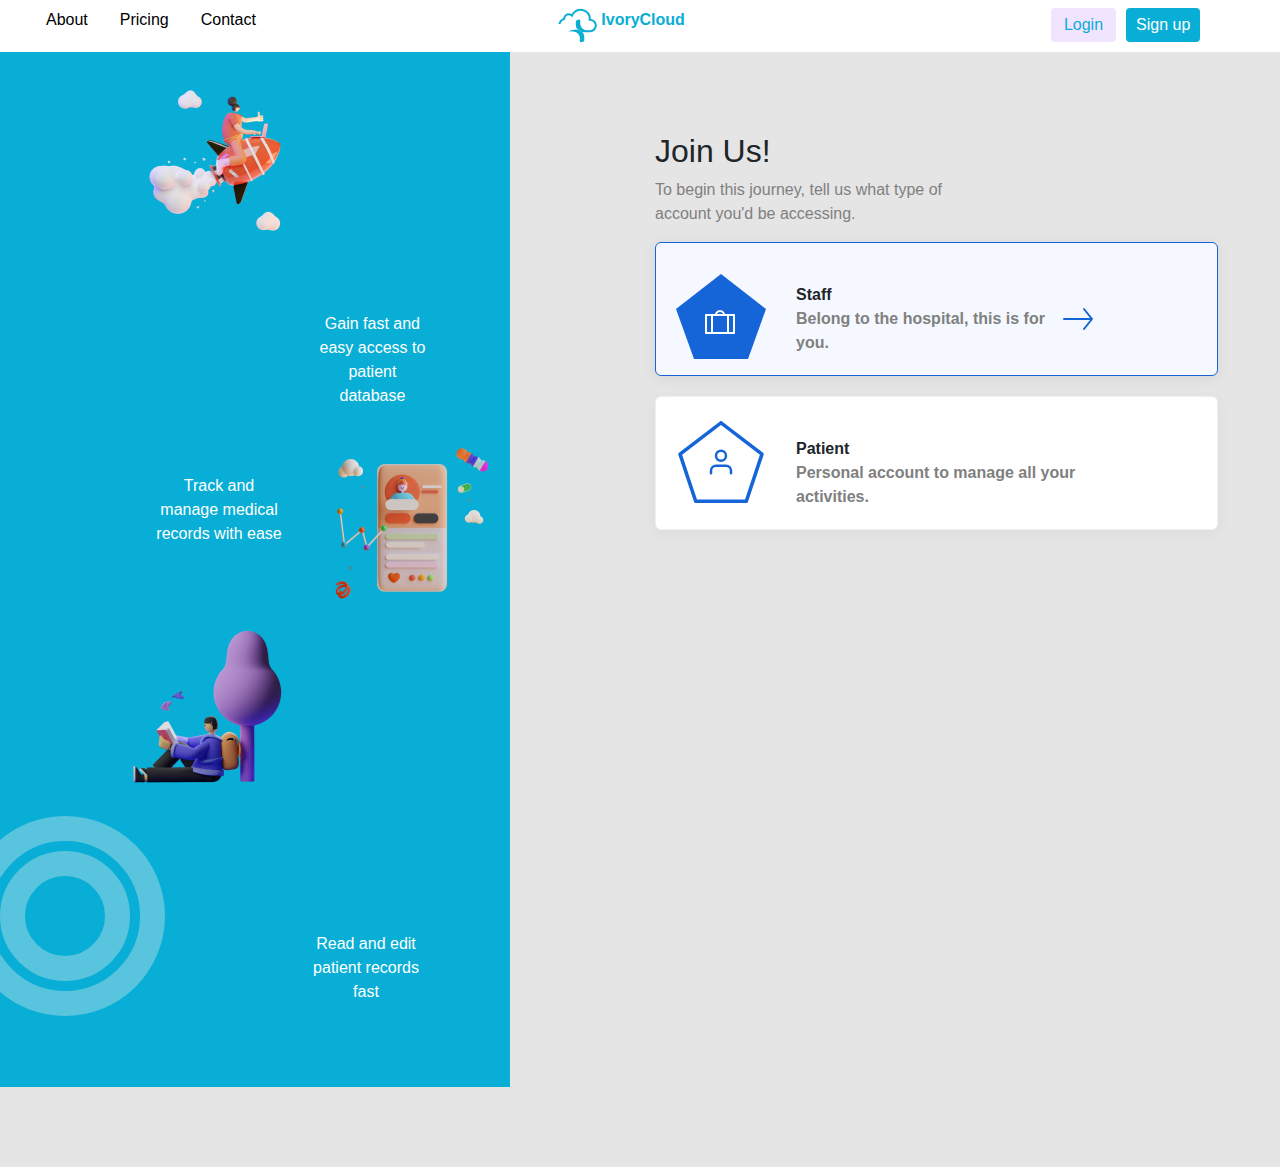
<file: index.html>
<!DOCTYPE html>
<html>
<head>
	<title>Ivory Cloud</title>
	<link rel="stylesheet" href="https://maxcdn.bootstrapcdn.com/bootstrap/4.0.0/css/bootstrap.min.css" integrity="sha384-Gn5384xqQ1aoWXA+058RXPxPg6fy4IWvTNh0E263XmFcJlSAwiGgFAW/dAiS6JXm" crossorigin="anonymous">
	<link rel="stylesheet" type="text/css" href="style.css">
	<link rel="stylesheet" href="https://cdnjs.cloudflare.com/ajax/libs/font-awesome/4.7.0/css/font-awesome.min.css">
</head>
<body>
	<nav class="nav">
	  <a class="nav-link active text about" href="#">About</a>
	  <a class="nav-link text" href="#">Pricing</a>
	  <a class="nav-link text" href="#">Contact</a>
	  <a class="nav-link ivory" href="#"><img class="cloud"src="Images/Cloud.png">
	  	<span class="vec"><img src="Images/Vector.png"></span>IvoryCloud
	  </a>
	  <a class="nav-link push text btn-primary" href="signup4.html">Login</a>
	  <a class="nav-link push2 text btn-primary bt2" href="signup2.html">Sign up</a>

	</nav>
	<div class="full-width">
	  <div class="row">
		<div class="col col-md-6">
			<div class="left-side">
				<img class="emg" src="Images/Saly-1.png" alt="">
				<p class="para">Gain fast and easy access to patient database</p>
				<img class="emg2" src="Images/Saly-12.png" alt="">
				<p class="para2">Track and manage medical records with ease</p>
				<img class="emg3" src="Images/Saly-16.png" alt="">
				<p class="para3">Read and edit patient records fast</p>
				<div id="container">
   				  <div id="circle">
      				  <div id="small-circle">
                      </div>
                  </div>
                </div>
			</div>
		</div>
		<div class="col col-md-6 right-side">
			<div class="right-side">
				<h2 class="join">Join Us!</h2>
				<p class="begin">To begin this journey, tell us what type of account you'd be accessing.</p>
				<div class="pentagon-class">
					<div class="pentagon">
					  <svg id="i-work" class="safe" xmlns="http://www.w3.org/2000/svg" viewBox="0 0 32 32" width="32" height="32" fill="none" stroke="currentcolor" stroke-linecap="round" stroke-linejoin="round" stroke-width="2">
    				  <path d="M30 8 L2 8 2 26 30 26 Z M20 8 C20 8 20 4 16 4 12 4 12 8 12 8 M8 26 L8 8 M24 26 L24 8" />
					  </svg>
					</div>
					<p class="staff">Staff<br><span class="belong">Belong to the hospital, this is for you.</span></p>
					<svg id="i-arrow-right" class="arrow" xmlns="http://www.w3.org/2000/svg" viewBox="0 0 32 32" width="32" height="32" fill="none" stroke="currentcolor" stroke-linecap="round" stroke-linejoin="round" stroke-width="2">
    				<path d="M22 6 L30 16 22 26 M30 16 L2 16" />
					</svg>
				</div>
				<div class="pentagon-class2">
				<svg xmlns="http://www.w3.org/2000/svg" xmlns:xlink="http://www.w3.org/1999/xlink" xmlns:svgjs="http://svgjs.com/svgjs" version="1.1" width="90" height="90" x="0" y="0" viewBox="0 0 511.995 511.995" style="enable-background:new 0 0 512 512" xml:space="preserve" class=""><g transform="matrix(0.9499999999999998,0,0,0.9499999999999998,12.79987401962316,12.79986886978159)">
				<g xmlns="http://www.w3.org/2000/svg">
				<g>
				<path d="M507.807,200.272L262.474,12.859c-3.819-2.923-9.109-2.923-12.949,0L4.191,200.272c-3.627,2.773-5.077,7.509-3.648,11.84    l93.717,281.92c1.451,4.352,5.547,7.296,10.133,7.296h303.253c4.608,0,8.683-2.944,10.091-7.296l93.717-281.92    C512.885,207.803,511.413,203.046,507.807,200.272z M399.946,479.995H112.095L23.221,212.582L256.031,34.747l232.811,177.856    L399.946,479.995z" fill="#1565d8" data-original="#000000" style="" class=""/></svg>
				<svg class="user"xmlns="http://www.w3.org/2000/svg" width="30" height="30" viewBox="0 0 24 24" fill="none" stroke="currentColor" stroke-width="2" stroke-linecap="round" stroke-linejoin="round" class="feather feather-user"><path d="M20 21v-2a4 4 0 0 0-4-4H8a4 4 0 0 0-4 4v2"></path><circle cx="12" cy="7" r="4"></circle></svg>
					<p class="patient">Patient<br><span class="personal">Personal account to manage all your activities.</span>
					</p>
					
				</div>
			</div>
		</div>
	  </div>
    </div>
</body>
</html>
</file>
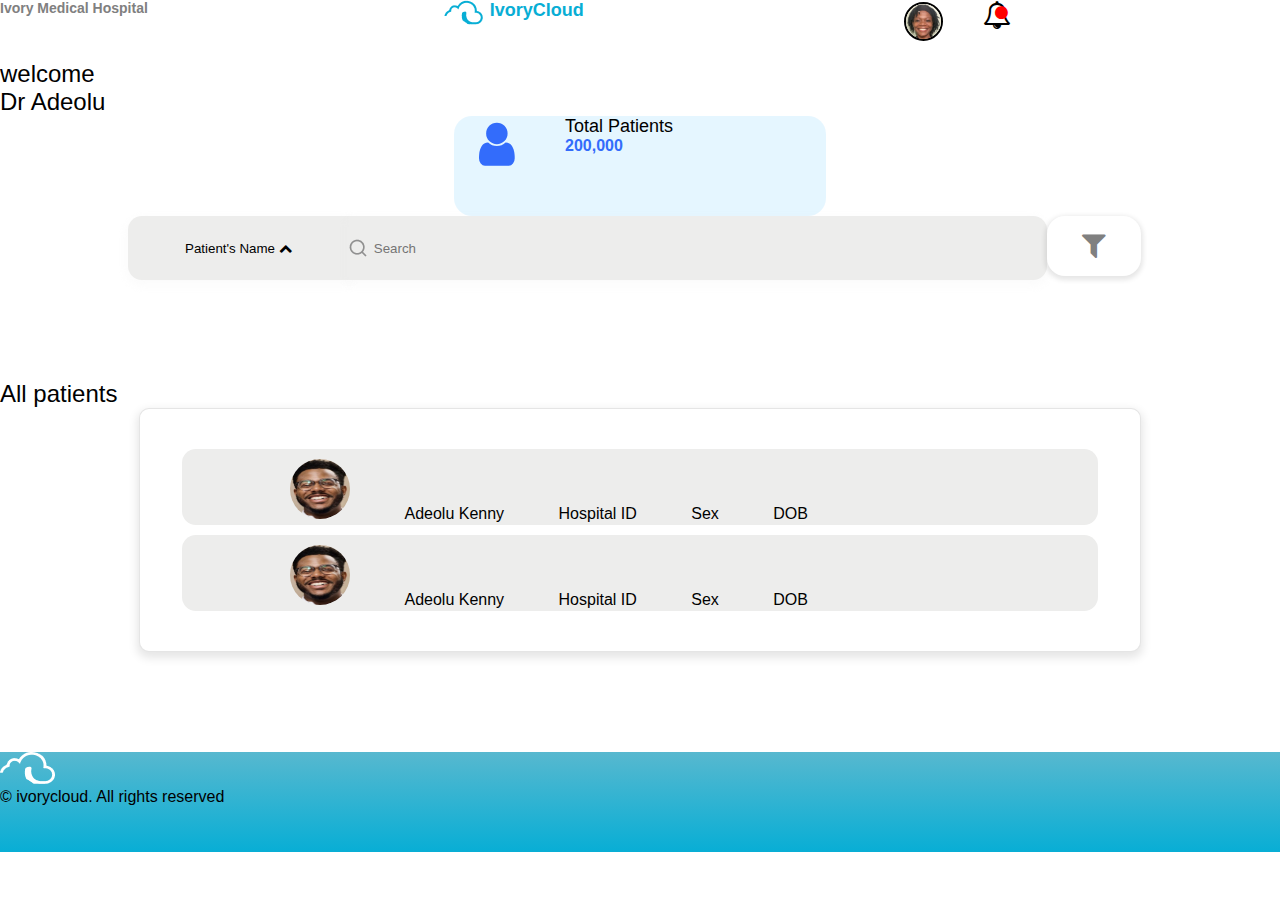
<file: genDoctorPortal.html>
<!DOCTYPE html>
<html lang="en">
<head>
    <meta charset="UTF-8">
    <meta name="viewport" content="width=device-width, initial-scale=1.0">
    <title>Doctor Dashboard</title>
    <link rel="stylesheet" href="https://cdn.jsdelivr.net/npm/bootstrap@4.5.3/dist/css/bootstrap.min.css" integrity="sha384-TX8t27EcRE3e/ihU7zmQxVncDAy5uIKz4rEkgIXeMed4M0jlfIDPvg6uqKI2xXr2" crossorigin="anonymous">
    <link rel="stylesheet" href="https://stackpath.bootstrapcdn.com/font-awesome/4.7.0/css/font-awesome.min.css" integrity="sha384-wvfXpqpZZVQGK6TAh5PVlGOfQNHSoD2xbE+QkPxCAFlNEevoEH3Sl0sibVcOQVnN" crossorigin="anonymous">
    <link rel="stylesheet" href="./css/genDoctorPortal.css">
</head>
<body>

    <!-- CODES FOR THE HEADER -->
    <header class="border border-bottom-2">
        <nav class="nav-bar container">

           <ul class="first-nav-list mt-3">
               <li class="list-item">
                   <a href="#" class="link">
                       Ivory Medical Hospital
                   </a>
               </li>
           </ul>

           <ul class="second-nav-list mt-3">
               <li class="company-logo">
                    <img src="././assets/logo/Vector.png" alt="logo">
               </li>

               <li class="company-name">
                   IvoryCloud
               </li>
           </ul>

           <ul class="third-nav-list mt-1">
               <li class="doctor-profile">
                   <img class="doctor-profile-picture" src="./assets/doctor-avatar/doc-avatar.jpg" alt="doctor picture">
               </li>

               <li class="notification">
                  <i class="fa fa-bell-o active"></i>
                  <i class="fa fa-circle"></i>
               </li>

               <!-- <li class="add-note">
                   <i class="fa fa-plus-square-o"></i>
               </li> -->
           </ul>

        </nav>
    </header>

    <!-- HIDDEN NOTIFICATION BOARD -->
    <div class="hidden-notification-board">
        <ul class="hidden-notification-list-collection">

            <h6 class="notification-label">
                New Patient
            </h6>
           <li class="hidden-notification-list-item">

              <img class="patient-notify-profile-picture" src="./assets/patient-avatar/avatar-pic-1.jpg" alt="patient picture"> 

              <span class="patient-notify-profile-name">
                <a href="#">
                   Adeolu Kenny
                </a>
              </span>

           </li>  

           <h6 class="notification-label">
              Test Feedback
           </h6>
            <li class="hidden-notification-list-item">

                <img class="patient-notify-profile-picture" src="./assets/patient-avatar/avatar-pic-1.jpg" alt="patient picture"> 

              <span class="patient-notify-profile-name">
                <a href="#">
                   Adeolu Kenny
                </a>
              </span>

            </li>  

        </ul>
    </div>


     <!-- CODES FOR THE CONTAINER ONE -->
    <section class="cont-1 container pt-5">
        <p class="h3 align-left my-0">welcome</p>
        <p class="doctor-name h2 align-left my-0 font-weight-bold">Dr Adeolu</p>
    </section>


   <!-- CODES FOR THE CONTAINER TWO -->
   <section class="cont-2 container mt-2">

        <div class="cont-2-child-1 p-3">
           <ul class="container-fluid mt-2">
              <li>
                <i class="fa fa-user"></i>
              </li>
               
              <li class="mt-3">
                <p class="h4">Total Patients</p>
                <p id="total-num-patients">200,000</p>
              </li>
           </ul>
        </div>

        <div class="cont-2-child-2 mt-5">
            <button class="search-type-btn mr-0 active">
                Patient's Name  <i class="fa fa-chevron-up ml-3 active"></i>
            </button>

            <input type="search" class="search-bar ml-0" placeholder="Search">

            <button class="search-filter-btn ml-3 active">
                <i class="fa fa-filter"></i>
            </button>

        </div>
   </section>


     <!-- CONTAINER FOR HIDDEN SEARCH BUTTON FILTER AND FILTER SEARCH BOARD  -->
    <div class="container cont-for-hidden-search-filter">

            <!-- HIDDEN SEARCH BUTTON FILTER -->
            <div class="hidden-search-btn-type-filter">
                <ul class="hidden-search-btn-list-collection">

                    <li class="hidden-search-btn-list-item">
                    <input type="checkbox" class="search-by-name search-checkbox ml-4">
                    <span>Patient's Name</span>
                    </li>

                    <li class="hidden-search-btn-list-item">
                        <input type="checkbox" class="search-by-id search-checkbox ml-4"> 
                        <span>Patient's ID</span>
                    </li>

                </ul>
            </div>

            <!-- HIDDEN FILTER SEARCH BOARD -->
            <div class="hidden-filter-search-board">
            <p class="h6 reset-filter">
                CLEAR ALL
            </p> 

            <div class="field-title">
                    <span class="h4 text-dark font-bold">
                        GENDER
                    </span>
                    <button class="gender-field-btn gender accordion-btn open"> </button>
            </div>

            <ul class="gender-list">
                    <li class="gender-list-item male">
                        <span class="h5 text-dark">
                            Male
                        </span> 
                        <input type="checkbox" class="male-checkbox gender-filter my-checkbox mt-1 mr-2"  name="male" id="male-gender">
                    </li>

                    <li class="gender-list-item female">
                        <span class="h5 text-dark">
                            Female
                        </span> 
                        <input type="checkbox" class="female-checkbox gender-filter my-checkbox mt-1 mr-2"  name="female" id="female-gender">
                    </li>
            </ul>


            <div class="field-title">
                    <span class="h4 text-dark font-bold">
                        AGE
                    </span>
                    <button class="age-field-btn age accordion-btn open"></button>
            </div>

            <ul class="age-list">
                    <li class="age-list-item">
                        <span class="h5 text-dark">
                            0-12
                        </span> 
                        <input type="checkbox" class="child-checkbox age-filter my-checkbox mt-1 mr-2"  name="child" id="child-age">
                    </li>

                    <li class="age-list-item">
                        <span class="h5 text-dark">
                            12-19
                        </span> 
                        <input type="checkbox" class="teenager-checkbox age-filter my-checkbox mt-1 mr-2"  name="teenager" id="teenager-age">
                    </li>

                    <li class="age-list-item">
                        <span class="h5 text-dark">
                            20-34
                        </span> 
                        <input type="checkbox" class="young-adult-checkbox age-filter my-checkbox mt-1 mr-2"  name="young-adult" id="young-adult-age">
                    </li>

                    <li class="age-list-item">
                        <span class="h5 text-dark">
                            35-49
                        </span> 
                        <input type="checkbox" class="old-adult-checkbox age-filter my-checkbox mt-1 mr-2"  name="old-adult-age" id="old-adult-age">
                    </li>

                    <li class="age-list-item">
                        <span class="h5 text-dark">
                            50 and above
                        </span> 
                        <input type="checkbox" class="elder-checkbox age-filter my-checkbox mt-1 mr-2"  name="elderly" id="elderly-age">
                    </li>
            </ul>

                <div class="field-title">
                    <span class="h4 text-dark font-bold">
                        WARD
                    </span>
                    <button class="ward-field-btn ward accordion-btn open"> </button>
                </div>

                <ul class="ward-list">
                    <li class="ward-list-item male">
                        <span class="h5 text-dark">
                            Male
                        </span> 
                        <input type="checkbox" class="male-ward-checkbox ward-filter my-checkbox mt-1 mr-2"  name="male-ward" id="male-ward">
                    </li>

                    <li class="ward-list-item female">
                        <span class="h5 text-dark">
                            Female
                        </span> 
                        <input type="checkbox" class="female-ward-checkbox ward-filter my-checkbox mt-1 mr-2"  name="female-ward" id="female-ward">
                    </li>

                    <li class="ward-list-item children">
                        <span class="h5 text-dark">
                            Children
                        </span> 
                        <input type="checkbox" class="children-ward-checkbox ward-filter my-checkbox mt-1 mr-2"  name="children-ward" id="children-ward">
                    </li>
            </ul>

            <div class="field-title">
                    <span class="h4 text-dark font-bold">
                        DATE OF ADMISSION
                    </span>
                    <button class="date-field-btn date accordion-btn open"></button>
            </div>

                <ul class="date-list">
                    <li class="date-list-item male">
                        <span class="h5 text-dark">
                            Enter date:
                        </span> 
                        <input type="date" class="date-input mt-1 mr-2"  name="date-input" id="date-input">
                    </li>
                </ul>



                <div class="d-flex flex-row my-3 justify-content-center">
                    <button class="btn btn-info px-5 py-2 rounded save-btn">
                        Save
                    </button>
                </div>
            </div>

    </div>

    <!-- CODES FOR THE CONTAINER THREE -->
    <section class="cont-3 container">

           <p class="h3 text-center mt-5">All patients</p>

           <ul class="patient-list-holder">

             <!-- DUMMY DATA TO POPULATE UI REMEMBER TO CLEAR OUT LATER -->

             <li class="patient-list-item">
        
                   <img class="patient-profile-picture" src="./assets/patient-avatar/avatar-pic-1.jpg" alt="patient picture">  

                   <span class="patient-profile-name">
                     <a href="#">
                        Adeolu Kenny
                     </a>
                   </span>

                   <spna class="patient-hospital-id">
                       Hospital ID
                   </spna>

                   <span class="patient-sex">
                       Sex
                   </span>

                   <span class="patient-dob">
                      DOB
                   </span>
              
             </li> 

             <li class="patient-list-item">

                <img class="patient-profile-picture" src="./assets/patient-avatar/avatar-pic-1.jpg" alt="patient picture">  

                <span class="patient-profile-name">
                  <a href="#">
                     Adeolu Kenny
                  </a>
                </span>

                <spna class="patient-hospital-id">
                    Hospital ID
                </spna>

                <span class="patient-sex">
                    Sex
                </span>

                <span class="patient-dob">
                   DOB
                </span>

            </li> 

           </ul>
        
           
    </section>

    <!-- FOOTER -->
    <footer class="pt-5">
         <div class="footer-logo-cont text-center">
           <img src="./assets/logo/vector-2.png" alt="company logo">
         </div>
         <p class="h5 text-light text-center mt-3">
             &copy; ivorycloud. All rights reserved
         </p>
    </footer>

    <script src="https://code.jquery.com/jquery-3.5.1.slim.min.js" integrity="sha384-DfXdz2htPH0lsSSs5nCTpuj/zy4C+OGpamoFVy38MVBnE+IbbVYUew+OrCXaRkfj" crossorigin="anonymous"></script>
    <script src="https://cdn.jsdelivr.net/npm/popper.js@1.16.1/dist/umd/popper.min.js" integrity="sha384-9/reFTGAW83EW2RDu2S0VKaIzap3H66lZH81PoYlFhbGU+6BZp6G7niu735Sk7lN" crossorigin="anonymous"></script>
    <script src="https://cdn.jsdelivr.net/npm/bootstrap@4.5.3/dist/js/bootstrap.min.js" integrity="sha384-w1Q4orYjBQndcko6MimVbzY0tgp4pWB4lZ7lr30WKz0vr/aWKhXdBNmNb5D92v7s" crossorigin="anonymous"></script>
   <script src="./js/genDoctorPortal.js"></script>
</body>
</html>
</file>
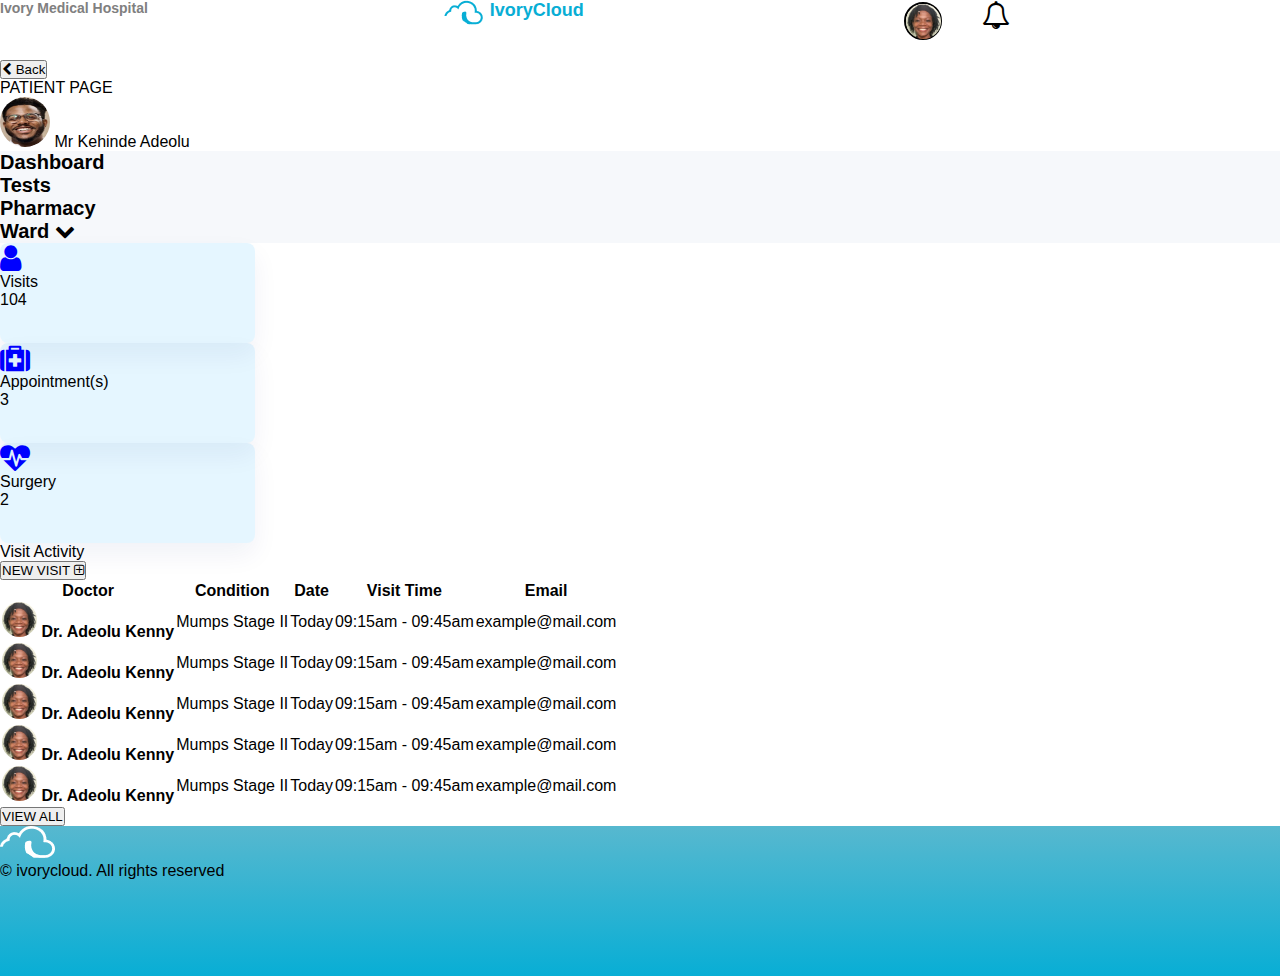
<file: patientPage.html>
<!DOCTYPE html>
<html lang="en">
<head>
  <meta charset="UTF-8">
  <meta name="viewport" content="width=device-width, initial-scale=1.0">
  <meta http-equiv="X-UA-Compatible" content="ie=edge">
  <link rel="stylesheet" href="https://cdn.jsdelivr.net/npm/bootstrap@4.5.3/dist/css/bootstrap.min.css" integrity="sha384-TX8t27EcRE3e/ihU7zmQxVncDAy5uIKz4rEkgIXeMed4M0jlfIDPvg6uqKI2xXr2" crossorigin="anonymous">
  <link rel="stylesheet" href="https://stackpath.bootstrapcdn.com/font-awesome/4.7.0/css/font-awesome.min.css" integrity="sha384-wvfXpqpZZVQGK6TAh5PVlGOfQNHSoD2xbE+QkPxCAFlNEevoEH3Sl0sibVcOQVnN" crossorigin="anonymous">
  <link rel="stylesheet" href="./css/patientPage.css">
  <title>patient page</title>
</head>
<body>

      <!-- CODES FOR THE HEADER -->
      <header class="border border-bottom-2">
        <nav class="nav-bar container">

            <ul class="first-nav-list mt-3">
                  <li class="list-item">
                    <a href="#" class="link">
                        Ivory Medical Hospital
                    </a>
                  </li>
            </ul>

            <ul class="second-nav-list mt-3">
                <li class="company-logo">
                      <img src="././assets/logo/Vector.png" alt="logo">
                </li>

                <li class="company-name">
                    IvoryCloud
                </li>
            </ul>

            <ul class="third-nav-list mt-1">
                <li class="doctor-profile">
                    <img class="doctor-profile-pic" src="./assets/doctor-avatar/doc-avatar.jpg" alt="doctor picture">
                </li>

                <li class="notification">
                    <i class="fa fa-bell-o"></i>
                </li>
            </ul>

        </nav>
    </header>


    <!-- CODES FOR CONTAINER ONE -->
    <section class="cont-1 container mt-3">

      <a href="#">
        <button class="btn btn-light my-3 text-secondary">
          <i class="fa fa-chevron-left"></i>
          Back
        </button>
      </a>

      <p class="page-title h3 text-dark text-center my-5 font-weight-bold">
        PATIENT PAGE
      </p>

      <img class="patient-profile-picture" src="./assets/patient-avatar/avatar-pic-1.jpg" alt="patients picyure">
      <span class="patient-name h5 ml-3 text-dark font-weight-bold"> Mr Kehinde Adeolu </span>
    </section>


    <!-- STATE NAVIGATION OPTIONS -->
    <section class="container-fluid my-5 nav-opt">
      <div class="container py-1">
        <ul class="d-flex flex-row mt-2">

          <li class="dashboard-link state-link mr-3 text-primary">
            Dashboard
          </li>

          <li class="test-link state-link mx-3">
            Tests
          </li>

          <li class="pharm-link state-link mx-3">
            Pharmacy
          </li>

          <li class="ward-link state-link mx-3">
            Ward <i class="fa fa-chevron-down ml-1"></i>
          </li>

        </ul>
      </div>
    </section>

     
  
    <!-- ROOT CONTAINER -->
      <section id="root-head">
      </section>
  
      <section id="root-body">
      </section>




    <!-- FOOTER -->
    <footer class="pt-5">
        <div class="footer-logo-cont text-center">
          <img src="./assets/logo/vector-2.png" alt="company logo">
        </div>
        <p class="h5 text-light text-center mt-3">
            &copy; ivorycloud. All rights reserved
        </p>
    </footer>

    <script src="https://code.jquery.com/jquery-3.5.1.slim.min.js" integrity="sha384-DfXdz2htPH0lsSSs5nCTpuj/zy4C+OGpamoFVy38MVBnE+IbbVYUew+OrCXaRkfj" crossorigin="anonymous"></script>
    <script src="https://cdn.jsdelivr.net/npm/popper.js@1.16.1/dist/umd/popper.min.js" integrity="sha384-9/reFTGAW83EW2RDu2S0VKaIzap3H66lZH81PoYlFhbGU+6BZp6G7niu735Sk7lN" crossorigin="anonymous"></script>
    <script src="https://cdn.jsdelivr.net/npm/bootstrap@4.5.3/dist/js/bootstrap.min.js" integrity="sha384-w1Q4orYjBQndcko6MimVbzY0tgp4pWB4lZ7lr30WKz0vr/aWKhXdBNmNb5D92v7s" crossorigin="anonymous"></script>    
 <script src="./js/patientPage.js"></script>
</body>
</html>
</file>
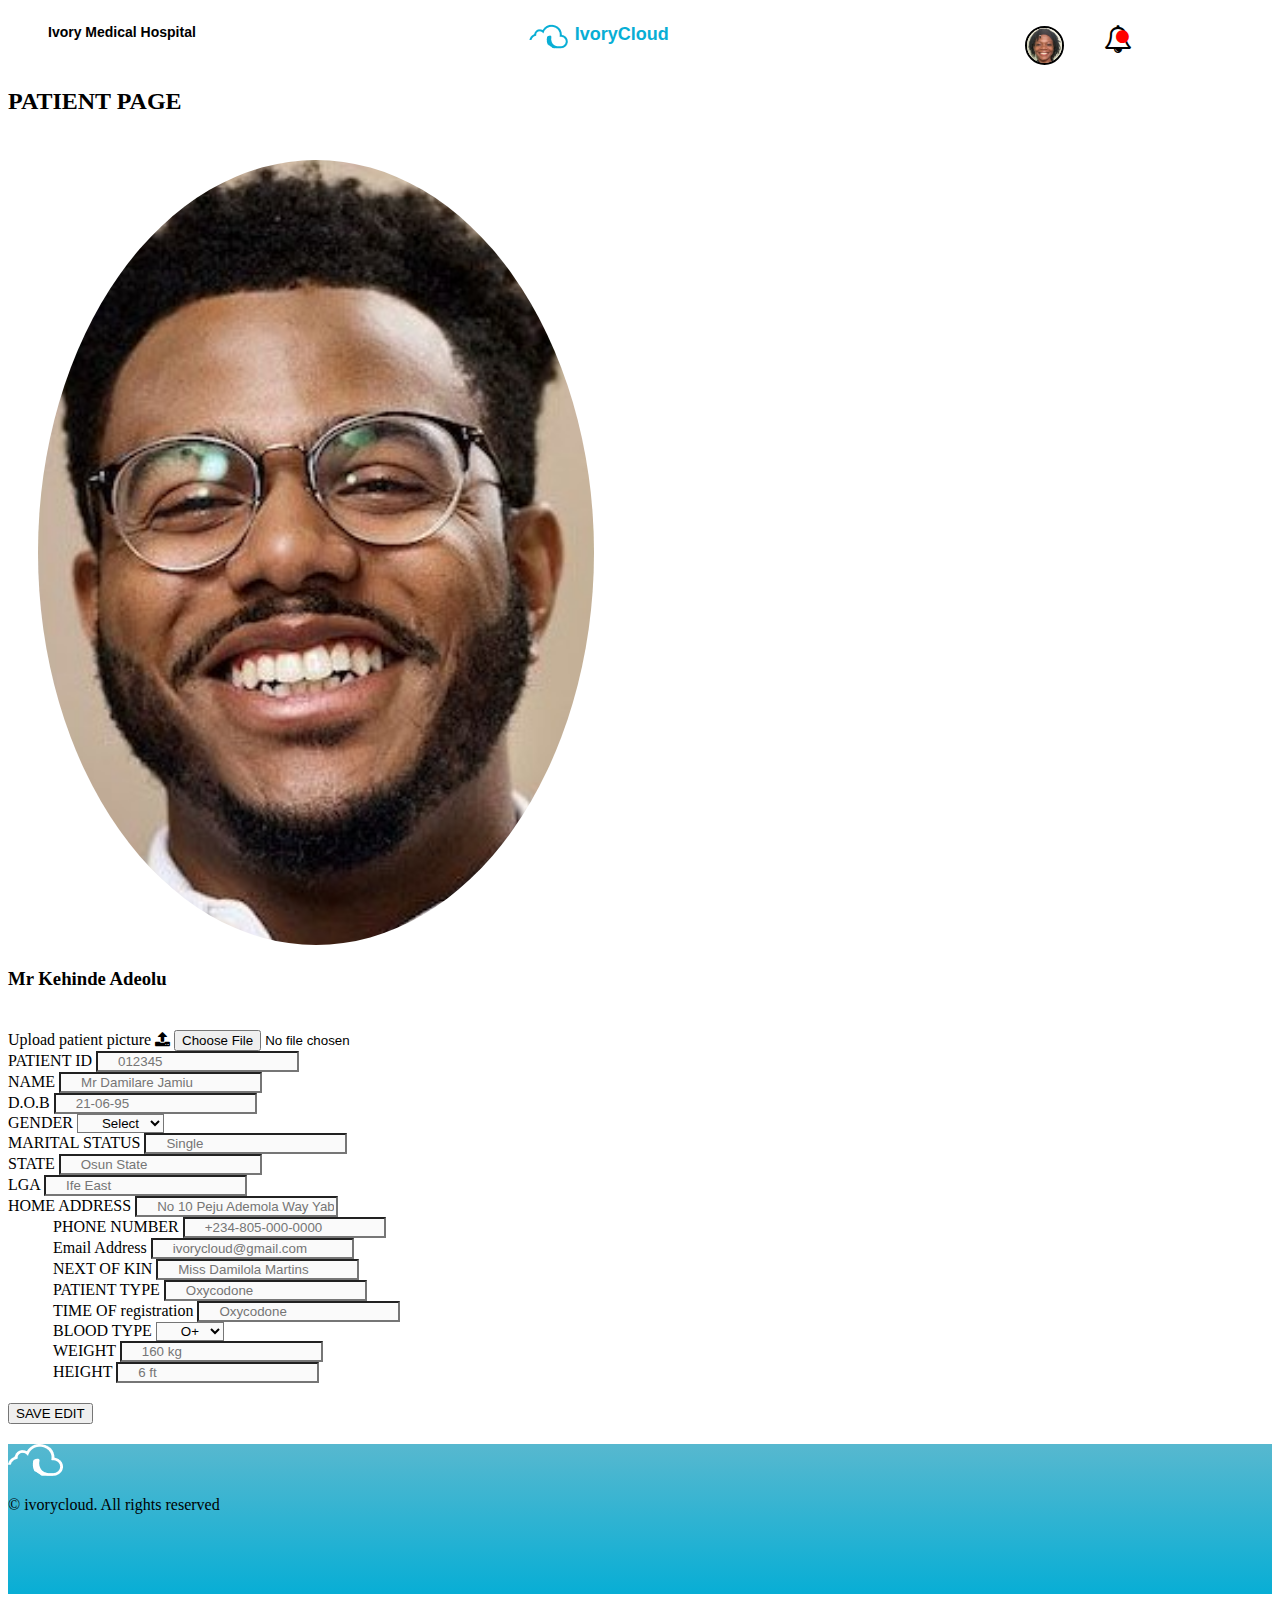
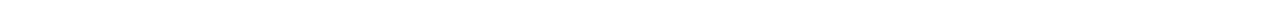
<file: patientRegPage.html>
<!DOCTYPE html>
<html lang="en">

<head>
    <meta charset="UTF-8">
    <meta name="viewport" content="width=device-width, initial-scale=1.0">
    <title>PATIENT REGISTRATION PAGE</title>
    <link rel="stylesheet" href="https://cdn.jsdelivr.net/npm/bootstrap@4.5.3/dist/css/bootstrap.min.css" integrity="sha384-TX8t27EcRE3e/ihU7zmQxVncDAy5uIKz4rEkgIXeMed4M0jlfIDPvg6uqKI2xXr2" crossorigin="anonymous">
    <link rel="stylesheet" href="https://stackpath.bootstrapcdn.com/font-awesome/4.7.0/css/font-awesome.min.css" integrity="sha384-wvfXpqpZZVQGK6TAh5PVlGOfQNHSoD2xbE+QkPxCAFlNEevoEH3Sl0sibVcOQVnN" crossorigin="anonymous">

    <!-- Input your css file name and path here -->
    <link rel="stylesheet" href="./css/patientRegPage.css">
</head>
    

<body>

    <!-- CODES FOR THE HEADER -->
    <header class="border border-bottom-2 mb-5">
        <nav class="nav-bar container">

           <ul class="first-nav-list mt-3">
                <li class="list-item">
                    <a href="#" class="link">
                        Ivory Medical Hospital
                    </a>
                </li>
           </ul>

           <ul class="second-nav-list mt-3">
               <li class="company-logo">
                    <img src="././assets/logo/Vector.png" alt="logo">
               </li>

               <li class="company-name">
                   IvoryCloud
               </li>
           </ul>

           <ul class="third-nav-list mt-1">
               <li class="doctor-profile">
                   <img class="doctor-profile-picture" src="./assets/doctor-avatar/doc-avatar.jpg" alt="doctor picture">
               </li>

               <li class="notification">
                  <i class="fa fa-bell-o active"></i>
                  <i class="fa fa-circle"></i>
               </li>

               <!-- <li class="add-note">
                   <i class="fa fa-plus-square-o"></i>
               </li> -->
           </ul>

        </nav>
    </header>

    <div class="container d-flex flex-column">
        <div class="row  text-center">
            <div class="col-md-4 offset-md-4">
                <h2> PATIENT PAGE </h2>
                <!-- Input your image name here -->
                <img src="./assets/patient-avatar/avatar-pic-1.jpg" alt="patient-image" class="patient-image">
                <h3 class="patient-name"> Mr Kehinde Adeolu </h3>
            </div>
        </div>

        <div class="form-group align-self-center">
            <label for="upload patient picture">Upload patient picture <i class="fa fa-upload ml-2 text-info"></i></label>
            <input type="file" class="form-control-file upload-patient-picture" id="upload-patient-picture">
        </div>
    </div>


    <!-- This container limits the contents inside the div to span the full width of the page -->
    <div class="container">
        <div class="row space">
            <!-- This col-md-6 will make the split the content into two using the flexbox principle of 12girds system -->
            <div class="col-md-6">
                <form action="/action_page.php">
                    <div class="form-group">
                        <label for="patient-id">PATIENT ID</label>
                        <input type="text" class="form-control" id="patient-id" placeholder="012345">
                    </div>

                    <div class="form-group">
                        <label for="name">NAME</label>
                        <input type="text" class="form-control" id="name" placeholder="Mr Damilare Jamiu">
                    </div>

                    <div class="row">
                        <div class="col-md-6">
                            <div class="form-group">
                                <label for="dob">D.O.B</label>
                                <input type="text" class="form-control" id="dob" placeholder="21-06-95">
                            </div>
                        </div>

                        <div class="col-md-6">
                            <div class="form-group">
                                <label for="gender">GENDER</label>
                                <select class="form-control" id="gender">
                                    <option>Select</option>
                                    <option>Male</option>
                                    <option>Female</option>
                                </select>
                            </div>
                        </div>
                    </div>

                    <div class="form-group">
                        <label for="marital-status">MARITAL STATUS</label>
                        <input type="text" class="form-control" id="marital-status" placeholder="Single">
                    </div>

                    <div class="form-group">
                        <label for="name">STATE</label>
                        <input type="text" class="form-control" id="name" placeholder="Osun State">
                    </div>

                           

                        <div class="form-group">
                            <label for="name">LGA</label>
                            <input type="text" class="form-control" id="name" placeholder="Ife East">
                        </div>
    

                    <div class="form-group">
                        <label for="home-address">HOME ADDRESS</label>
                        <input type="text" class="form-control" id="home-address"
                            placeholder="No 10 Peju Ademola Way Yaba Lagos">
                    </div>
            </div>
            <!-- End of the first col-md-6 -->

            <!-- Start of the second col-md-6 -->
            <div class="col-md-6">
                <div class="form-group">
                    <label for="phone-number">PHONE NUMBER</label>
                    <input type="text" class="form-control" id="phone-number" placeholder="+234-805-000-0000">
                </div>

                <div class="form-group">
                    <label for="email-address">Email Address</label>
                    <input type="text" class="form-control" id="email-address" placeholder="ivorycloud@gmail.com">
                </div>

                <div class="form-group">
                    <label for="next-of-kin">NEXT OF KIN</label>
                    <input type="text" class="form-control" id="next-of-kin" placeholder="Miss Damilola Martins">
                </div>

                <div class="form-group">
                    <label for="patient-type">PATIENT TYPE</label>
                    <input type="text" class="form-control" id="patient-type" placeholder="Oxycodone">
                </div>

                <div class="row">
                    <div class="col-md-6">
                        <div class="form-group">
                            <label for="registration-time">TIME OF registration</label>
                            <input type="text" class="form-control" id="registration-time" placeholder="Oxycodone">
                        </div>
                    </div>

                    <div class="col-md-6">
                        <div class="form-group">
                            <label for="blood-type">BLOOD TYPE</label>
                            <select class="form-control" id="blood-type">
                                <option>O+</option>
                                <option>O-</option>
                                <option>A+</option>
                                <option>A-</option>
                                <option>B+</option>
                                <option>B-</option>
                                <option>AB+</option>
                                <option>AB-</option>
                            </select>
                        </div>
                    </div>
                </div>

                <div class="row">
                    <div class="col-md-6">
                        <div class="form-group">
                            <label for="weight">WEIGHT</label>
                            <input type="text" class="form-control" id="weight" placeholder="160 kg">
                        </div>
                    </div>

                    <div class="col-md-6">
                        <div class="form-group">
                            <label for="height">HEIGHT</label>
                            <input type="text" class="form-control" id="height" placeholder="6 ft">
                        </div>
                    </div>
                </div>

            </div>
            <!-- End of the second col-md-6 -->
            <button type="submit" class="btn btn-info col-md-4 offset-md-4">SAVE EDIT</button>
            <!-- Submit Button -->
            </form>
            <!-- Form Ending -->
        </div>
        <!-- End of the row div -->
    </div>
    <!-- End of the container div -->
    

     <!-- FOOTER -->
    <footer class="pt-5">
        <div class="footer-logo-cont text-center">
          <img src="./assets/logo/vector-2.png" alt="company logo">
        </div>
        <p class="h5 text-light text-center mt-3">
            &copy; ivorycloud. All rights reserved
        </p>
   </footer>


    <script src="https://code.jquery.com/jquery-3.5.1.slim.min.js" integrity="sha384-DfXdz2htPH0lsSSs5nCTpuj/zy4C+OGpamoFVy38MVBnE+IbbVYUew+OrCXaRkfj" crossorigin="anonymous"></script>
    <script src="https://cdn.jsdelivr.net/npm/bootstrap@4.5.3/dist/js/bootstrap.bundle.min.js" integrity="sha384-ho+j7jyWK8fNQe+A12Hb8AhRq26LrZ/JpcUGGOn+Y7RsweNrtN/tE3MoK7ZeZDyx" crossorigin="anonymous"></script>
</body>

</html>
</file>
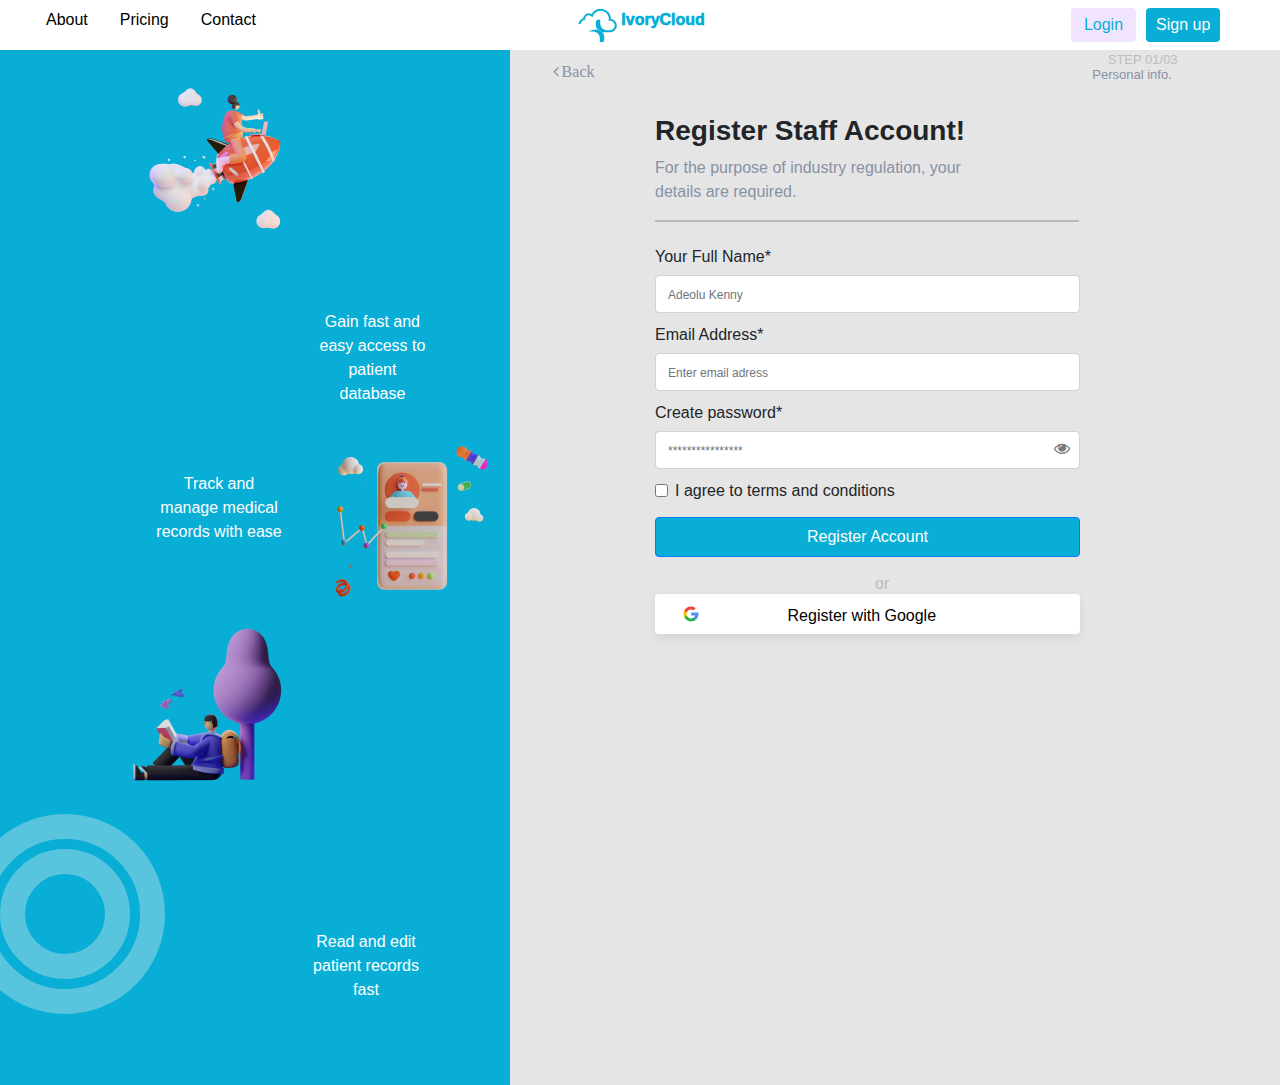
<file: signup2.html>
<!DOCTYPE html>
<html>
<head>
	<title>Ivory Cloud</title>
	<link rel="stylesheet" href="https://maxcdn.bootstrapcdn.com/bootstrap/4.0.0/css/bootstrap.min.css" integrity="sha384-Gn5384xqQ1aoWXA+058RXPxPg6fy4IWvTNh0E263XmFcJlSAwiGgFAW/dAiS6JXm" crossorigin="anonymous">
	<link rel="stylesheet" type="text/css" href="style2.css">
	<link rel="stylesheet" href="https://cdnjs.cloudflare.com/ajax/libs/font-awesome/4.7.0/css/font-awesome.min.css">
	<link rel="stylesheet" href="https://stackpath.bootstrapcdn.com/font-awesome/4.7.0/css/font-awesome.min.css" integrity="sha384-wvfXpqpZZVQGK6TAh5PVlGOfQNHSoD2xbE+QkPxCAFlNEevoEH3Sl0sibVcOQVnN" crossorigin="anonymous">
</head>
<body>
	<nav class="nav">
	  <a class="nav-link active text about" href="#">About</a>
	  <a class="nav-link text" href="#">Pricing</a>
	  <a class="nav-link text" href="#">Contact</a>
	  <a class="nav-link ivory" href="#"><img class="cloud"src="Images/Cloud.png">
	  	<span class="vec"><img src="Images/Vector.png"></span>IvoryCloud
	  </a>
	  <a class="nav-link push text btn-primary" href="signup4.html">Login</a>
	  <a class="nav-link push2 text btn-primary bt2" href="signup2.html">Sign up</a>

	</nav>
	<div class="full-width">
	  <div class="row">
		<div class="col col-md-6">
			<div class="left-side">
				<img class="emg" src="Images/Saly-1.png" alt="">
				<p class="para">Gain fast and easy access to patient database</p>
				<img class="emg2" src="Images/Saly-12.png" alt="">
				<p class="para2">Track and manage medical records with ease</p>
				<img class="emg3" src="Images/Saly-16.png" alt="">
				<p class="para3">Read and edit patient records fast</p>
				<div id="container">
   				  <div id="circle">
      				  <div id="small-circle">
                      </div>
                  </div>
                </div>
			</div>
		</div>
		<div class="col col-md-6">
			<i class="fa fa-angle-left" aria-hidden="true"><a href="index.html" class="back">Back</a></i>
			<p class="step">STEP 01/03</p>
			<p class="personal">Personal info.</p>
			<h3 class="register">Register Staff Account!</h3>
			<p  class="purpose">For the purpose of industry regulation, your details are required.</p>
			<hr>
			<form name="regForm" action="/action_page.php" method="post" class="form needs-validation" onsubmit="return validateForm()">
  <div class="form-row">
    <div class="col-md-12 mb-12">
      <label for="fullname">Your Full Name*</label>
      <input type="text" name="fullname" class="form-control shift" id="fullname" placeholder="Adeolu Kenny">
      <div class="valid-feedback">
        Looks good!
      </div>
    </div>
    <div class="col-md-12 mb-12">
      <label for="emailaddress">Email Address*</label>
      <input type="text" name="emailaddress" class="form-control shift2" id="emailaddress" placeholder="Enter email adress">
      <!-- <div class="valid-feedback">
        Looks good!
      </div> -->
    </div>
 
  </div>
  <div class="form-row">
    <div class="col-md-12 mb-12">
      <label for="validationCustom03">Create password*</label>
      <input type="password" name="password" class="form-control shift3" id="password" placeholder="****************">
      <span class="span-eye"><i class="fa fa-eye" id="eye" aria-hidden="true" onclick="toggle()"></i></span>
      <!-- <div class="invalid-feedback">
        Please provide a valid password.
      </div> -->
    </div>
  </div>
  <div class="form-group">
    <div class="form-check">
      <input class="form-check-input" type="checkbox" value="formcheck" id="formcheck">
      <label class="form-check-label" for="formcheck">
        I agree to terms and conditions
      </label>
      <!-- <div class="invalid-feedback">
        You must agree before submitting.
      </div> -->
    </div>
  </div>
  <button class="btn btn-primary submit validate" value="submit" type="submit"><a class="submit-text" href="signup3.html">Register Account</a></button>
  <p class="or">or</p>
  <button class="btn btn-primary googs submit2" value="submit" type="submit">
  	<span class="google"><svg xmlns="http://www.w3.org/2000/svg" xmlns:xlink="http://www.w3.org/1999/xlink" xmlns:svgjs="http://svgjs.com/svgjs" version="1.1" width="30" height="30" x="0" y="0" viewBox="0 0 512 512" xml:space="preserve" class=""><g transform="matrix(0.5,0,0,0.5,127.99999999999994,127.99999999999997)">
	<path xmlns="http://www.w3.org/2000/svg" style="" d="M113.47,309.408L95.648,375.94l-65.139,1.378C11.042,341.211,0,299.9,0,256  c0-42.451,10.324-82.483,28.624-117.732h0.014l57.992,10.632l25.404,57.644c-5.317,15.501-8.215,32.141-8.215,49.456  C103.821,274.792,107.225,292.797,113.47,309.408z" fill="#fbbb00" data-original="#fbbb00"/>
	<path xmlns="http://www.w3.org/2000/svg" style="" d="M507.527,208.176C510.467,223.662,512,239.655,512,256c0,18.328-1.927,36.206-5.598,53.451  c-12.462,58.683-45.025,109.925-90.134,146.187l-0.014-0.014l-73.044-3.727l-10.338-64.535  c29.932-17.554,53.324-45.025,65.646-77.911h-136.89V208.176h138.887L507.527,208.176L507.527,208.176z" fill="#518ef8" data-original="#518ef8"/>
	<path xmlns="http://www.w3.org/2000/svg" style="" d="M416.253,455.624l0.014,0.014C372.396,490.901,316.666,512,256,512  c-97.491,0-182.252-54.491-225.491-134.681l82.961-67.91c21.619,57.698,77.278,98.771,142.53,98.771  c28.047,0,54.323-7.582,76.87-20.818L416.253,455.624z" fill="#28b446" data-original="#28b446"/>
	<path xmlns="http://www.w3.org/2000/svg" style="" d="M419.404,58.936l-82.933,67.896c-23.335-14.586-50.919-23.012-80.471-23.012  c-66.729,0-123.429,42.957-143.965,102.724l-83.397-68.276h-0.014C71.23,56.123,157.06,0,256,0  C318.115,0,375.068,22.126,419.404,58.936z" fill="#f14336" data-original="#f14336"/></svg></span>
  	<span class="reg"><a class="submit-googs" href="">Register with Google</a></span>
  </button>
</form>

		</div>
	  </div>
    </div>
    <script>
    	var state= false;
    	function toggle(){
    		if(state){
    			document.getElementById("password").setAttribute("type", "password");
    			document.getElementById("eye").style.color='#7a797e';
    			state = false;
    		}
    		else{
    			document.getElementById("password").setAttribute("type", "text");
    			document.getElementById("eye").style.color='#5587ef';
    			state = true;
    		}
    	}
		function validateForm() {
			var fullname=document.forms["regForm"] ["fullname"].value;
			var emailaddress=document.forms["regForm"] ["emailaddress"].value;
			var password=document.forms["regForm"] ["password"].value;
			var formcheck=document.getElementById("formcheck").checked;

			if(fullname==null||fullname=="") {
				alert("Full name cannot be blank");
				return false;
			}
			else if(emailaddress==null||emailaddress=="") {
				alert("email adress cannot be blank");
				return false;
			}
			else if(password==null||password=="") {
				alert("password cannot be blank");
				return false;
			}
			else if((formcheck=="")) {
				alert("please agree to the terms and conditions to proceed");
				return false;
			}
		}
    </script>
</body>
</html>
</file>
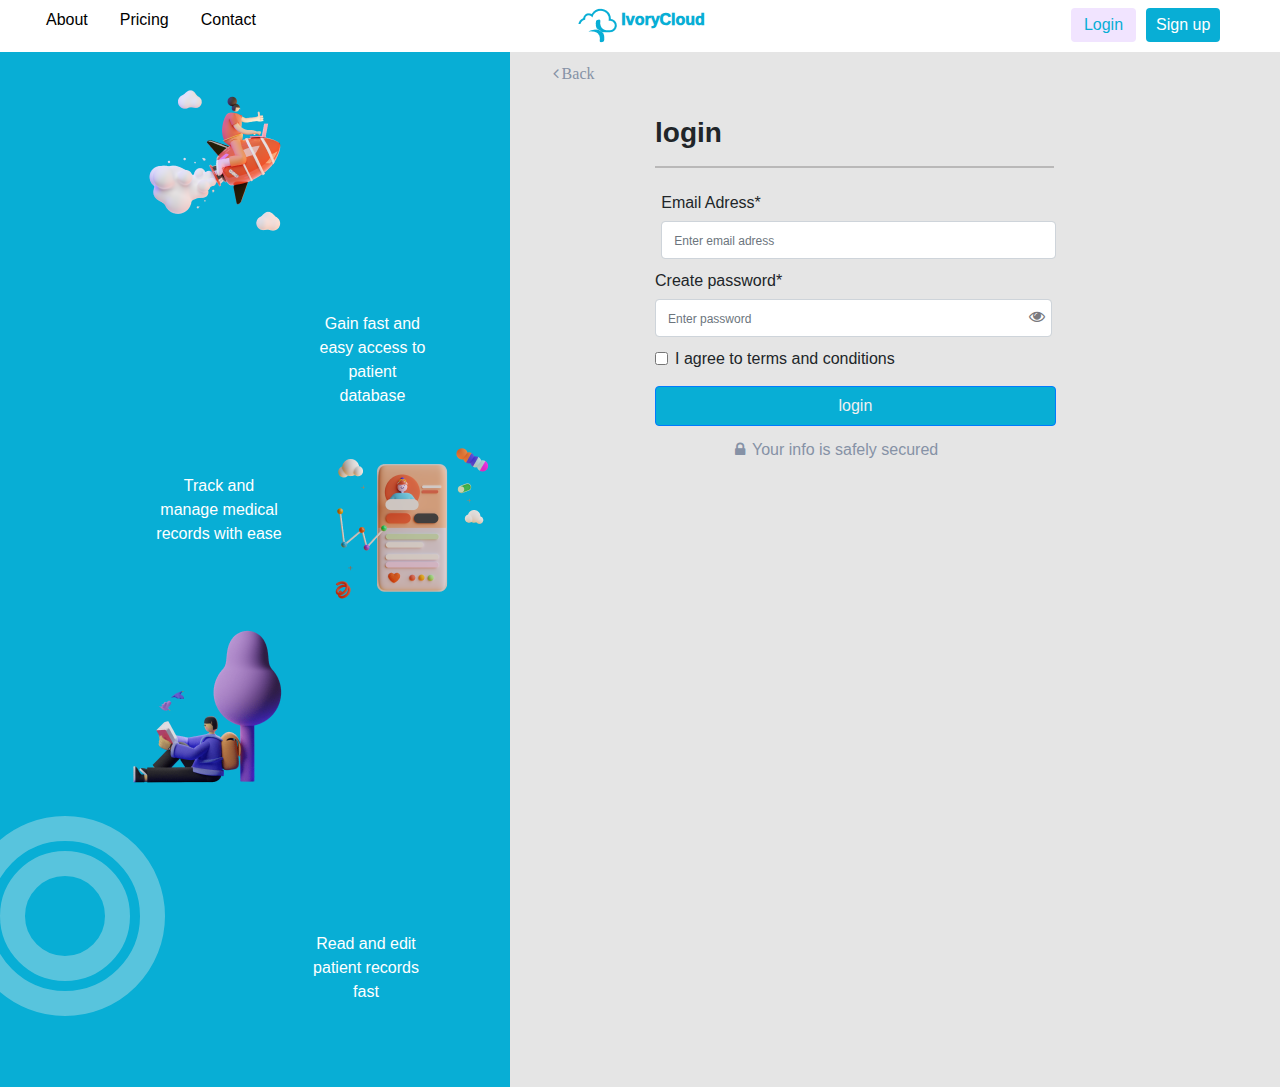
<file: signup4.html>
<!DOCTYPE html>
<html>
<head>
  <title>Ivory Cloud</title>
  <link rel="stylesheet" href="https://maxcdn.bootstrapcdn.com/bootstrap/4.0.0/css/bootstrap.min.css" integrity="sha384-Gn5384xqQ1aoWXA+058RXPxPg6fy4IWvTNh0E263XmFcJlSAwiGgFAW/dAiS6JXm" crossorigin="anonymous">
  <link rel="stylesheet" type="text/css" href="style4.css">
  <link rel="stylesheet" href="https://cdnjs.cloudflare.com/ajax/libs/font-awesome/4.7.0/css/font-awesome.min.css">
  <link rel="stylesheet" href="https://stackpath.bootstrapcdn.com/font-awesome/4.7.0/css/font-awesome.min.css" integrity="sha384-wvfXpqpZZVQGK6TAh5PVlGOfQNHSoD2xbE+QkPxCAFlNEevoEH3Sl0sibVcOQVnN" crossorigin="anonymous">
</head>
<body>
  <nav class="nav">
    <a class="nav-link active text about" href="#">About</a>
    <a class="nav-link text" href="#">Pricing</a>
    <a class="nav-link text" href="#">Contact</a>
    <a class="nav-link ivory" href="#"><img class="cloud"src="Images/Cloud.png">
      <span class="vec"><img src="Images/Vector.png"></span>IvoryCloud
    </a>
    <a class="nav-link push text btn-primary" href="#">Login</a>
    <a class="nav-link push2 text btn-primary bt2" href="signup2.html">Sign up</a>

  </nav>
  <div class="full-width">
    <div class="row">
    <div class="col col-md-6">
      <div class="left-side">
        <img class="emg" src="Images/Saly-1.png" alt="">
        <p class="para">Gain fast and easy access to patient database</p>
        <img class="emg2" src="Images/Saly-12.png" alt="">
        <p class="para2">Track and manage medical records with ease</p>
        <img class="emg3" src="Images/Saly-16.png" alt="">
        <p class="para3">Read and edit patient records fast</p>
        <div id="container">
            <div id="circle">
                <div id="small-circle">
                      </div>
                  </div>
                </div>
      </div>
    </div>
    <div class="col col-md-6">
      <i class="fa fa-angle-left" aria-hidden="true"><a href="index.html" class="back">Back</a></i>
      <h3 class="register">login</h3>
      <!-- <p  class="purpose">For the purpose of industry regulation, your details are required.</p> -->
      <hr>
      <form action="/action_page.php" name="regForm" method="post" class="form needs-validation" onsubmit="return validateForm()">
       <div class="col-md-12 mb-12">
       <label for="emailaddress" class="email-label">Email Adress*</label>
       <input type="text" class="form-control shift2" id="emailaddress" placeholder="Enter email adress">
        <!-- <div class="valid-feedback">
        Looks good!
        </div> -->
    </div>
  <div class="form-row">
    <div class="col-md-12 mb-12">
      <label for="password">Create password*</label>
      <input type="text" class="form-control shift-d" id="password" placeholder="Enter password">
      <span class="span-eye"><i class="fa fa-eye" id="eye" aria-hidden="true" onclick="toggle()"></i></span>
      <!-- <div class="invalid-feedback">
        Please provide a valid password.
      </div> -->
    </div>
  </div>
  <div class="form-group">
    <div class="form-check">
      <input class="form-check-input" type="checkbox" value="" id="formcheck">
      <label class="form-check-label" for="formcheck">
        I agree to terms and conditions
      </label>
      <!-- <div class="invalid-feedback">
        You must agree before submitting.
      </div> -->
    </div>
  </div>
  <button class="btn btn-primary submit" type="submit"><a class="submit2" href="">login</a></button>
  <p class="safely"><i class="fa fa-lock" aria-hidden="true"></i>Your info is safely secured</p>
</form>

    </div>
    </div>
    </div>
    <script>
    	var state= false;
    	function toggle(){
    		if(state){
    			document.getElementById("password").setAttribute("type", "password");
    			document.getElementById("eye").style.color='#7a797e';
    			state = false;
    		}
    		else{
    			document.getElementById("password").setAttribute("type", "text");
    			document.getElementById("eye").style.color='#5587ef';
    			state = true;
    		}
    	}
      function validateForm() {
			var emailaddress=document.forms["regForm"] ["emailaddress"].value;
			var password=document.forms["regForm"] ["password"].value;
			var formcheck=document.getElementById("formcheck").checked;


			if(emailaddress==null||emailaddress=="") {
				alert("email adress cannot be blank");
				return false;
			}
			else if(password==null||password=="") {
				alert("password cannot be blank");
				return false;
			}
			else if((formcheck=="")) {
				alert("please agree to the terms and conditions to proceed");
				return false;
			}
		}
    </script>
</body>
</html>
</file>
<file: style.css>
@media only screen and (min-width: 1000px) {
	body {
		margin: 0;
		padding: 0;
		overflow-y: auto;
		overflow-x: hidden;
		background: #E5E5E5;
		height: 115vh;
		box-sizing: border-box;
	}
	 .container { 
		height: auto;
		width: 100%; 
	} 
	.full-width {
		width: 100%;
	}
	.emg {
		width: 200px;
		height: 200px;
		margin-left: 230px;
	}
	.emg2 {
		width: 200px;
		height: 200px;
		margin-left: 430px;
	}
	.emg3 {
		width: 200px;
		height: 200px;
		margin-top: 60px;
		margin-left: 220px;
	}
	.para {
		color: #ffffff;
		float: right;
		width: 9vw;
		text-align: center;
		margin-right: 80px;
		margin-top: 60px;
	}
	.para2 {
		color: #ffffff;
		width: 10vw;
		text-align: center;
		margin-left: 270px;
		margin-top: -150px;
	}
	.para3 {
		color: #ffffff;
		float: right;
		width: 10vw;
		text-align: center;
		margin-right: 80px;
		margin-top: 110px;
	}
	.nav {
		background: #ffffff;
	}
	.lists {
		padding: 20px;
	}
	.text {
		text-decoration: none;
		color: black;
	}
	.ivory {
		margin-left: 270px;
		color: #08AED5;
		font-weight: 800;
	}
	.vec {
		position: absolute;
		margin-top: 1.2vw;
		margin-left: -33px;

	}
	.about {
		margin-left: 30px;
	}
	.push {
		margin-left: 350px;
	}
	.push2 {
		margin-left: 10px;
	}
	.left-side, .right-side {
		height: 115vh;
		width: 100%;
	}
	.left-side {
		background: #08AED5;
		margin-left: -115px;
	}
	.nav {
		padding-bottom: 10px;
	}
	.btn-primary {
		color: #08AED5;
		background-color: #F1E4FF;
		border-radius: 4px;
		padding: 5px 13px;
		margin-top: 8px;
	}
	.bt2 {
		color: #FFFFFF;
		background-color: #08AED5;
		border-radius: 4px;
		padding: 5px 10px;
		margin-top: 8px;
	}
	.join {
		margin-top: 80px;
	}
	.begin {
		width: 25vw;
		color: grey;
	}
	.pentagon { 
	position: relative;
	width: 90px;
	border-width: 50px 18px 0;
	border-style: solid;
	border-color: #1565D8 transparent;
	transform: translateY(50%);
	}
	.pentagon:before {
	content: "";
	position: absolute;
	height: ;
	width: ;
	top: -85px;
	left: -18px;
	border-width: 0 45px 35px;
	border-style: solid;
	border-color: transparent transparent #1565D8;
	}
	.pentagon-class {
		display: flex;
		width: 90%;
		border: 1px solid #1565D8;
		border-radius: 6px;
		padding: 20px 20px;
		background: #F5F9FF;
		box-sizing: border-box;
		box-shadow: 0px 2px 14px 1px rgba(0, 0, 0, 0.06);
	}
	.safe {
		color: #ffffff;
		margin: -52px 0px 50px 10px;
	}
	.staff {
		font-weight: bold;
		float: right;
		margin: 20px 0px 0px 30px;
	}
	.belong {
		color: grey;
		float: right;
		width: 20vw;
	}
	.patient {
		font-weight: bold;
		float: right;
		margin: 20px -20px 0px 60px;
	}
	.personal {
		color: grey;
		float: right;
		width: 25vw;
	}
	.arrow {
		color: #1565D8;
		margin: 40px 0px 0px 10px;
	}
	.user {
		color: #1565D8;
		margin-top: 30px;
		margin-left: -60px;

	}
	.penta {
		color: #1565D8;
	}
	.pentagon-class2 {
		margin-top: 20px;
		display: flex;
		width: 90%;
		border-radius: 6px;
		padding: 20px 20px;
		background: #FFFFFF;
		border: 1px solid #EFEFEF;
		box-sizing: border-box;
		box-shadow: 0px 4px 14px 1px rgba(0, 0, 0, 0.04);
	}
	.pent {
		border-color: #1565d8; 
	}
	#container {
	position: relative;
	width: 100%;
	}

	#circle {
	margin-left: 80px;
	margin-top: -1%;
	position: absolute;
	width: 200px;
	height: 200px;
	padding: 40px;
	border: 25px solid rgba(238, 238, 238, 0.35);
	border-radius: 50%;
	}

	#small-circle{
	margin-top: -20%;
	margin-left: -30px;
	position: absolute;
	border: 25px solid rgba(238, 238, 238, 0.35);
	padding: 40px;
	width: 100px;
	height: 100px;
	border-radius: 50%;
	}
	.svg-inline--fa fa-chevron-left fa-w-10{
		width: 40px;
		height: 40px;
	}
}
</file>
<file: css/genDoctorPortal.css>
* {
    padding: 0;
    margin: 0;
    box-sizing: content-box;
}

body {
    position: relative;
    font-family: -apple-system, BlinkMacSystemFont, 'Segoe UI', Roboto, Oxygen, Ubuntu, Cantarell, 'Open Sans', 'Helvetica Neue', sans-serif;
}

/* COES FOR THE HEADER */

.nav-bar {
    height: 60px;
    display: flex;
}

.first-nav-list {
    display: flex;
    flex-direction: row;
    list-style-type: none;
    /* border: 1px solid red; */
}

.list-item {
    margin-right: 40px;
    color: black;
    font-family: -apple-system, BlinkMacSystemFont, 'Segoe UI', Roboto, Oxygen, Ubuntu, Cantarell, 'Open Sans', 'Helvetica Neue', sans-serif;
    font-style: normal;
    font-weight: bold;
    font-size: 14px;
}

.list-item a {
    text-decoration: none;
    color: black;
}

.list-item a:hover {
    color: gray;
}

.second-nav-list {
    display: flex;
    flex-direction: row;
    list-style-type: none;
    /* border: 1px solid red; */
    margin-left: 20%; 
}

.company-name {
    color: #08AED5;
    font-family: -apple-system, BlinkMacSystemFont, 'Segoe UI', Roboto, Oxygen, Ubuntu, Cantarell, 'Open Sans', 'Helvetica Neue', sans-serif;
    font-style: normal;
    font-weight: bold;
    font-size: 18px;
    margin-left: 7px;
}

.third-nav-list {
    display: flex;
    flex-direction: row;
    list-style-type: none;
    /* border: 1px solid red; */
    margin-left: 25%;  
}

.doctor-profile {
   border: 2px solid black;
   width: 35px;
   height: 35px;
   border-radius: 20px;
   margin-top: 2px;
}

.doctor-profile img {
    width: 35px;
    height: 35px;
    border-radius: 20px;
}

.notification {
    font-size: 28px;
    margin-left: 40px; 
    cursor: pointer;
    position: relative;
}

.fa-circle {
    color: red;
    font-size: 15px;
    position: absolute;
    top: 5px;
    right: 3px;
}

.notification :hover {
    color: grey;
}


.add-note {
    font-size: 28px;
    margin-left: 40px;
    cursor: pointer;
}

.add-note :hover {
    color: grey;
}

/* CONTAINER ONE */
.cont-1 {
    font-family: -apple-system, BlinkMacSystemFont, 'Segoe UI', Roboto, Oxygen, Ubuntu, Cantarell, 'Open Sans', 'Helvetica Neue', sans-serif;
    font-size: 24px;
}

/* CONTAINER TWO */

.cont-2-child-1 {
    background-color: rgba(0, 163, 255, 0.1);
    border-radius: 18px;
    width: 372px;
    height: 100px;
    margin: 0 auto;
}

.cont-2-child-1 ul {
    display: flex;
    flex-direction: row;
    list-style-type: none;
}

.cont-2-child-1 ul li {
    margin: 0 25px;
}

.cont-2-child-1 ul li:nth-child(1) {
    font-size: 50px;
    color: #336CFB;
}

.cont-2-child-1 p:nth-child(1) {
    font-family: -apple-system, BlinkMacSystemFont, 'Segoe UI', Roboto, Oxygen, Ubuntu, Cantarell, 'Open Sans', 'Helvetica Neue', sans-serif;
    font-weight: 500;
    font-size: 18px;
    color: black;
}

#total-num-patients {
    color:  #336CFB;
    font-weight: bold;
}

.cont-2-child-2 {
    /* border: 1px solid black; */
    width: 80%;
    margin: 0 auto;
    display: flex;
}

.search-type-btn {
    height: 48px;
    width: 20%;
    padding: 8px;
    border-radius: 14px 0 0 14px;
    border: none;
    background: #EDEDEC;
    box-shadow: 0px 4px 10px 2px rgba(237, 237, 236, 0.2);
    outline: none;
    
}

.search-type-btn:hover {
    border: 0.5px solid black;
}

.search-bar {
    height: 48px;
    width: 65%; 
    padding: 8px;
    padding-left: 25px;
    border-radius: 0 14px 14px 0;
    border: none;
    background: #EDEDEC;
    box-shadow: 0px 4px 10px 2px rgba(237, 237, 236, 0.2);
    outline: none;
    background-image: url('../assets/icons/Vector.png');
    background-repeat: no-repeat;
    background-position: left;
}

.search-filter-btn {
    height: 48px;
    width: 8%;
    padding: 6px;
    background-color: #fff; 
    border-radius: 18px;
    box-shadow: 0px 2px 5px 2px rgba(0, 0, 0, 0.1);
    border: none;
    outline: none;
    color: gray;
    font-size: 30px;
}

.search-filter-btn:hover {
    border: 0.5px solid black;
}


/*CODES FOR CONTAINER THREE*/

.cont-3 {
    margin-top: 100px;
    margin-bottom: 100px;
}

.cont-3 p:nth-child(1) {
    font-family: -apple-system, BlinkMacSystemFont, 'Segoe UI', Roboto, Oxygen, Ubuntu, Cantarell, 'Open Sans', 'Helvetica Neue', sans-serif;
    font-weight: 500;
    font-size: 24px;
}

.patient-list-holder {
    width: 1000px;
    border-radius: 10px;
    background-color: #fff;
    box-shadow: 0px 4px 10px 2px rgba(0, 0, 0, 0.1);
    margin: 0 auto;
    border: 1px solid rgba(0, 0, 0, 0.1);
    list-style-type: none;
    padding-top: 30px;
    padding-bottom: 30px;
}

.patient-list-item {
    width: 90%;
    height: 60px;
    padding: 8px;
    background: #EDEDEC;
    margin: 10px auto;
    border-radius: 14px;
}


.patient-profile-picture {
    width: 60px;
    height: 60px;
    border-radius: 100px;
    margin: 2px 0 0 100px;
    /* cursor: pointer; */
}

.patient-profile-name a,
.patient-hospital-id,
.patient-sex,
.patient-dob {
   font-family: -apple-system, BlinkMacSystemFont, 'Segoe UI', Roboto, Oxygen, Ubuntu, Cantarell, 'Open Sans', 'Helvetica Neue', sans-serif;
   font-weight: 500;
   font-size: 16px; 
   margin-left: 50px;
   color: black;
   text-decoration: none;
}


/* HIDDEN NOTIFICATION BOARD */

.reset-filter{
    color: grey;
}

.reset-filter:hover {
    color: red;
}

.hidden-notification-board {
    /* border: 1px solid black; */
    width: 400px;
    margin-left: 65%; 
    background-color: #fff;
    border-radius: 20px;
    box-shadow: 8px 4px 10px 2px rgba(0, 0, 0, 0.1);
    display: none;
    position: absolute;
    z-index: 9999;
}

.hidden-notification-list-collection{
    width: 100%;
    padding: 10px 5px;
    list-style-type: none;
}

.hidden-notification-list-item {
    width: 70%;
    height: 60px;
    padding: 8px;
    background: #E7E6E6;
    margin: 10px auto;
    border-radius: 10px;
}

.notification-label {
   text-align: left;
   margin-left: 55px;
   font-weight: bold;
}

.patient-notify-profile-picture {
    width: 50px;
    height: 50px;
    border-radius: 100px;
    margin: 2px 0 0 20px;
}

.patient-notify-profile-name a {
    font-family: -apple-system, BlinkMacSystemFont, 'Segoe UI', Roboto, Oxygen, Ubuntu, Cantarell, 'Open Sans', 'Helvetica Neue', sans-serif;
    font-weight: 500;
    font-size: 16px; 
    margin-left: 20px;
    color: black;
    text-decoration: none;
}

/* CONTAINER HOLDING THE HIDDEN SEARCH BY BORAD AND FILTER BY BOARD */

.cont-for-hidden-search-filter {
    position: relative;
}

/*HIDDEN SEARCH BUTTON FILTER*/

.hidden-search-btn-type-filter {
    position: absolute;
    z-index: 9999;
    /* border: 1px solid #000000; */
    width: 180px;
    background-color: #fff;
    box-shadow: 0px 2px 8px 2px rgba(0, 0, 0, 0.2);
    border-radius: 10px;
    margin-left: 120px;
    margin-top: 10px;
    display: none;
}

.hidden-search-btn-list-collection {
    list-style-type: none;
}

.hidden-search-btn-list-item {
    margin: 10px 0;
}


/*HIDDEN FILTER SEARCH BOARD*/

.hidden-filter-search-board {
    position: absolute;
    z-index: 9999;
    width: 318px;
    background-color: #fff;
    box-shadow: 0px 2px 5px 2px rgba(0, 0, 0, 0.1);
    border-radius: 10px;
    right: 1px;
    margin-top: 10px;
    padding: 10px 20px;
    display: none;
}

.reset-filter {
    text-decoration: underline;
    cursor: pointer;
}

.field-title {
    /* border: 1px solid red; */
    display: flex;
    flex-direction: row;
    justify-content: space-between;
    margin: 5px 0;
}

.gender-field-btn,
.age-field-btn,
.ward-field-btn,
.date-field-btn {
    border: 2px solid black;
    background-color: #fff;
    border-radius: 50px;
    width: 20px;
    height: 20px;
    display: flex;
    justify-content: center;
    align-content: center;
    padding: 6px;
    background-image: url(../assets/icons/chevron_down_26px.png);
    background-position: center;
    background-repeat: no-repeat;
    background-size: cover;
}

.gender-list,
.age-list,
.ward-list,
.date-list {
    /* border: 1px solid black; */
    width: 100%;
    height: 1px;
    list-style-type: none;
    margin-top: 5px;
    overflow: hidden;
    transition: ease-in-out 0.5s;
}

.gender-list-item,
.age-list-item,
.ward-list-item,
.date-list-item {
    margin: 5px 0;
    display: flex;
    flex-direction: row;
    justify-content: space-between;
}

.my-checkbox {
    width: 20px;
    height: 20px;
    cursor: pointer;
}

/*CODES FOR THE FOOTER*/

footer {
    background-image: linear-gradient(#57B8CF, #08AED5);
    height: 100px;
}





@media only screen and (max-width: 1212px) {

    .third-nav-list {
       margin-left: 20%;
    }

}

@media only screen and (max-width: 1192px) {
    .hidden-notification-board {
        margin-left: 68%;
        width: 300px;
    }
}
</file>
<file: css/patientPage.css>
/* ROOT or GENERAL CODE */
* {
  box-sizing: border-box;
  margin: 0;
  padding: 0;
  font-family: -apple-system, BlinkMacSystemFont, 'Segoe UI', Roboto, Oxygen, Ubuntu, Cantarell, 'Open Sans', 'Helvetica Neue', sans-serif;
}



/* COES FOR THE HEADER */

.nav-bar {
  height: 60px;
  display: flex;
}

.first-nav-list {
  display: flex;
  flex-direction: row;
  list-style-type: none;
  /* border: 1px solid red; */
}

.list-item {
  margin-right: 40px;
  color: black;
  font-family: -apple-system, BlinkMacSystemFont, 'Segoe UI', Roboto, Oxygen, Ubuntu, Cantarell, 'Open Sans', 'Helvetica Neue', sans-serif;
  font-style: normal;
  font-weight: bold;
  font-size: 14px;
}

.list-item a {
  text-decoration: none;
  color: black;
}

.list-item a:hover {
  color: gray;
}

.second-nav-list {
  display: flex;
  flex-direction: row;
  list-style-type: none;
  /* border: 1px solid red; */
  margin-left: 20%; 
}

.company-name {
  color: #08AED5;
  font-family: -apple-system, BlinkMacSystemFont, 'Segoe UI', Roboto, Oxygen, Ubuntu, Cantarell, 'Open Sans', 'Helvetica Neue', sans-serif;
  font-style: normal;
  font-weight: bold;
  font-size: 18px;
  margin-left: 7px;
}

.third-nav-list {
  display: flex;
  flex-direction: row;
  list-style-type: none;
  /* border: 1px solid red; */
  margin-left: 25%;  
}

.doctor-profile {
  border: 2px solid black;
  width: 38px;
  height: 38px;
  border-radius: 20px;
  margin-top: 2px;
}

.doctor-profile img {
   width: 35px;
   height: 35px;
   border-radius: 20px;
}

.notification {
  font-size: 28px;
  margin-left: 40px; 
  cursor: pointer;
}

.notification :hover {
  color: grey;
}


.add-note {
  font-size: 28px;
  margin-left: 40px;
  cursor: pointer;
}

.add-note :hover {
  color: grey;
}

/* CODES FOR CONTAINER 1 */

.patient-profile-picture {
  width: 50px;
  height: 50px;
  border-radius: 100%;
}

/* CODES FOR THE NAVIGATION SECTION */

.nav-opt {
  background: #F6F8FB;
}

.nav-opt ul {
   list-style-type: none;
}


.nav-opt li {
  color: black;
  font-size: 20px;
  font-weight: bold;
  text-decoration: none;
  cursor: pointer;
}

.nav-opt li:hover {
  color: blue;
}

/* ul li .active {
  color: blue;
} */

/* CODES FOR CONTAINER 2 */

.cont-2-child-1,
.cont-2-child-2,
.cont-2-child-3 {
  width: 255px;
  height: 100px;
  background: rgba(0, 163, 255, 0.1);
  box-shadow: 0px 12px 26px rgba(16, 30, 115, 0.06);
  border-radius: 8px;
}

.cont-2-child-1 ul,
.cont-2-child-2 ul,
.cont-2-child-3 ul {
  list-style-type: none;
}

.fa-user,
.fa-medkit,
.fa-heartbeat {
  font-size: 30px;
  color: blue;
}

/* CODES FOR CONTAINER 3 */

.doctor-profile-picture {
  width: 35px;
  height: 35px;
  border-radius: 100%;
}

/* CODES FOR CONTAINER 4 */

.nurse-state-btn:hover,
.doctor-state-btn:hover,
.lab-state-btn:hover {
  color: blue;
}

.new-visit-state-btn-active {
  box-shadow: 0px 0px 26px rgba(16, 30, 115, 0.15);
  border-radius: 10px;
  background: #FFFFFF;
  color: blue;
  font-weight: bold;
}

.new-visit-state-note {
  box-shadow: 0px 10px 26px rgba(16, 30, 115, 0.15);
  border-radius: 10px;
  background: #FFFFFF;
  border: 2px solid #F4F4F4;
}

/* CODES FOR CONTAINER 7 */

.cont-7-child-1,
.cont-7-child-2,
.cont-7-child-3,
.cont-7-child-4 {
  width: 255px;
  height: 90px;
  background: rgba(0, 163, 255, 0.1);
  box-shadow: 0px 12px 26px rgba(16, 30, 115, 0.06);
  border-radius: 8px;
  cursor: pointer;
}

.cont-7-child-1:hover,
.cont-7-child-2:hover,
.cont-7-child-3:hover,
.cont-7-child-4:hover {
  background: rgba(18, 127, 188, 0.78);
  transition: ease-in-out 0.3s;
}

.active-test {
  background: rgba(18, 127, 188, 0.78);
}


/* CODES FOR CONTAINER 8 */
.test-form {
  box-shadow: 0px 10px 26px rgba(16, 30, 115, 0.15);
  border-radius: 10px;
  background: #FFFFFF;
  border: 2px solid #F4F4F4;
  width: 60%;
  margin: 0 auto;
}

/* CODES FOR CONTAINER 11 */
.cont-11 {
  box-shadow: 0px 10px 26px rgba(16, 30, 115, 0.15);
  border-radius: 10px;
  background: #FFFFFF;
  border: 2px solid #F4F4F4;
  width: 60%;
  margin: 0 auto; 
}

/* CODES FOR CONTAINER 12 */
.fa-times {
  color: red;
}

.nurse-pharm-state-btn:hover,
.doctor-pharm-state-btn:hover,
.pharm-state-btn:hover {
  color: blue;
}

.pharm-state-btn-active {
  box-shadow: 0px 0px 26px rgba(16, 30, 115, 0.15);
  border-radius: 10px;
  background: #FFFFFF;
  color: blue;
  font-weight: bold;
}

.pharm-state-note {
  box-shadow: 0px 10px 26px rgba(16, 30, 115, 0.15);
  border-radius: 10px;
  background: #FFFFFF;
  border: 2px solid #F4F4F4;
}

/* CODES FOR CONTAINER 13 */

.cont-13-child-1,
.cont-13-child-2 {
  width: 255px;
  height: 90px;
  background: rgba(0, 163, 255, 0.1);
  box-shadow: 0px 12px 26px rgba(16, 30, 115, 0.06);
  border-radius: 8px;
  cursor: pointer;
}

.cont-13-child-1:hover,
.cont-13-child-2:hover {
  background: rgba(18, 127, 188, 0.78);
  transition: ease-in-out 0.3s;
}

.active-ward {
  background: rgba(18, 127, 188, 0.78);
}

/* CODES FOR CONTAINER 14 */

.cont-14-child-1,
.cont-14-child-2 {
  background: #FFFFFF;
  width: 350px;
  box-shadow: 10px 40px 50px rgba(229, 233, 246, 0.4);
  border-radius: 20px;
}

.cont-14-child-1:hover,
.cont-14-child-2:hover {
  transition: ease-in-out 0.5s;
  background-color: rgb(185, 185, 185);
  cursor: pointer;
} 

.cont-14-icon-1,
.cont-14-icon-2 {
  font-size: 50px;
  color: blue;
} 

/* CODES FOR THE HIDDEN FLTER BOARD FOR GENERAL WARD  */

.hidden-boards {
  /* display: none; */
  position: relative;
}

.gen-care-ward-filter {
  background: #FFFFFF;
  box-shadow: 0px 2px 5px 2px rgba(0, 0, 0, 0.1);
  border-radius: 10px;
  width: 350px;
  /* display: none; */
  transition: ease-in-out 0.3s;
}

.icu-ward-filter {
  background: #FFFFFF;
  box-shadow: 0px 2px 5px 2px rgba(0, 0, 0, 0.1);
  border-radius: 10px;
  width: 350px;
  /* display: none; */
  position: absolute;
  right: 360px;
  transition: ease-in-out 0.3s;
}

.reset-filter {
  text-decoration: underline;
  cursor: pointer;
}

.reset-filter:hover {
  color: red;
}

.field-title {
  /* border: 1px solid red; */
  display: flex;
  flex-direction: row;
  justify-content: space-between;
  margin: 5px 0;
}

.gender-field-btn,
.room-field-btn {
  border: 2px solid black;
  background-color: #fff;
  border-radius: 50px;
  width: 20px;
  height: 20px;
  display: flex;
  justify-content: center;
  align-content: center;
  padding: 6px;
  background-image: url(../assets/icons/chevron_down_26px.png);
  background-position: center;
  background-repeat: no-repeat;
  background-size: cover;
}

.gender-list,
.room-list {
  /* border: 1px solid black; */
  width: 100%;
  /* height: 1px; */
  list-style-type: none;
  margin-top: 5px;
  overflow: hidden;
  transition: ease-in-out 0.5s;
}

.gender-list-item,
.room-list-item {
  margin: 5px 0;
  display: flex;
  flex-direction: row;
  justify-content: space-between;
}

.my-checkbox {
  width: 20px;
  height: 20px;
  cursor: pointer;
}

.room-status {
   font-size: 20px;
}

/* CODES FOR CONTAINER 15 */

.cont-15-child-1,
.cont-15-child-2,
.cont-15-child-3,
.cont-15-child-4 {
  width: 337px;
  background: #FFFFFF;
  box-shadow: 10px 40px 50px rgba(229, 233, 246, 0.4);
  border-radius: 20px;
}

.cont-15-icon-1,
.cont-15-icon-2,
.cont-15-icon-3,
.cont-15-icon-4 {
  font-size: 50px;
  color: blue;
}

.cont-15-child-1:hover,
.cont-15-child-2:hover,
.cont-15-child-3:hover,
.cont-15-child-4:hover {
  color: white;
  transition: ease-in-out 0.5s;
  background-color: rgb(173, 173, 173);
}

/*CODES FOR THE FOOTER*/

footer {
  background-image: linear-gradient(#57B8CF, #08AED5);
  height: 150px;
}
</file>
<file: css/patientRegPage.css>
/* CODES FOR THE HEADER AND NAV START */

.nav-bar {
    height: 60px;
    display: flex;
}

.first-nav-list {
    display: flex;
    flex-direction: row;
    list-style-type: none;
    /* border: 1px solid red; */
}

.list-item {
    margin-right: 40px;
    color: black;
    font-family: -apple-system, BlinkMacSystemFont, 'Segoe UI', Roboto, Oxygen, Ubuntu, Cantarell, 'Open Sans', 'Helvetica Neue', sans-serif;
    font-style: normal;
    font-weight: bold;
    font-size: 14px;
}

.list-item a {
    text-decoration: none;
    color: black;
}

.list-item a:hover {
    color: gray;
}

.second-nav-list {
    display: flex;
    flex-direction: row;
    list-style-type: none;
    /* border: 1px solid red; */
    margin-left: 20%; 
}

.company-name {
    color: #08AED5;
    font-family: -apple-system, BlinkMacSystemFont, 'Segoe UI', Roboto, Oxygen, Ubuntu, Cantarell, 'Open Sans', 'Helvetica Neue', sans-serif;
    font-style: normal;
    font-weight: bold;
    font-size: 18px;
    margin-left: 7px;
}

.third-nav-list {
    display: flex;
    flex-direction: row;
    list-style-type: none;
    /* border: 1px solid red; */
    margin-left: 25%;  
}
.doctor-profile {
   border: 2px solid black;
   width: 35px;
   height: 35px;
   border-radius: 20px;
   margin-top: 2px;
}

.doctor-profile img {
    width: 35px;
    height: 35px;
    border-radius: 20px;
}

.notification {
    font-size: 28px;
    margin-left: 40px; 
    cursor: pointer;
    position: relative;
}

.fa-circle {
    color: red;
    font-size: 15px;
    position: absolute;
    top: 5px;
    right: 3px;
}

.notification :hover {
    color: grey;
}


.add-note {
    font-size: 28px;
    margin-left: 40px;
    cursor: pointer;
}

.add-note :hover {
    color: grey;
}

/* CODES FOR THE HEADER AND NAV FINISH */

/* CODES FOR THE FOOTER START*/

footer {
    background-image: linear-gradient(#57B8CF, #08AED5);
    height: 150px;
}

/* CODES FOR THE FOOTER FINISH*/

.label {
    text-transform: uppercase;
    font-weight: 700;
}

.patient-image {
    width: 44%;
    height: 50%;
    border-radius: 50%;
    margin: 25px 30px 0;
}

.patient-name {
    margin-bottom: 40px;
}

.form-control {
    background-color: rgba(243, 243, 243, 0.384);
    padding-left: 20px
}

.btn {
    margin-top: 20px;
    margin-bottom: 20px;
    font-weight: 500;
}

@media only screen and (min-width: 768px) {
    .space>.col-md-6:nth-child(1) {
        margin-right: 45px;
        max-width: calc(50% - 45px);
    }

    .space>.col-md-6:nth-child(2) {
        margin-left: 45px;
        max-width: calc(50% - 45px);
    }
}
</file>
<file: style2.css>
@media only screen and (min-width: 1000px) {
	body {
		margin: 0;
		padding: 0;
		overflow-x: hidden;
		box-sizing: border-box;
		background: #E5E5E5;
		height: 100%;
		width: 100%;
	}
	.needs-validation {
		padding: 100px;
	}
	.full-width {
		width: 100%;
		
	}
	.emg {
		width: 200px;
		height: 200px;
		margin-left: 230px;
	}
	.emg2 {
		width: 200px;
		height: 200px;
		margin-left: 430px;
	}
	.emg3 {
		width: 200px;
		height: 200px;
		margin-top: 60px;
		margin-left: 220px;
	}
	.para {
		color: #ffffff;
		float: right;
		width: 9vw;
		text-align: center;
		margin-right: 80px;
		margin-top: 60px;
	}
	.para2 {
		color: #ffffff;
		width: 10vw;
		text-align: center;
		margin-left: 270px;
		margin-top: -150px;
	}
	.para3 {
		color: #ffffff;
		float: right;
		width: 10vw;
		text-align: center;
		margin-right: 80px;
		margin-top: 110px;
	}
	.nav-zone {
		width: 100%;
		height: 80px;
	}
	.main-nav {
		display: flex;
		list-style: none;
		font-size: 1em;
		margin: 0;
	}
	.lists {
		padding: 20px;
	}
	.text {
		text-decoration: none;
		color: black;
	}
	.ivory {
		margin-left: 290px;
		color: #08AED5;
		font-weight: 1000;
	}
	.vec {
		/*float: left;*/
		position: absolute;
		margin-top: 1.2vw;
		margin-left: -33px;

	}
	.about {
		margin-left: 30px;
	}
	.push {
		margin-left: 350px;
	}
	.push2 {
		margin-left: 10px;
	}
	.left-side, .right-side {
		height: 115vh;
		width: 100%;
	}
	.left-side {
		background: #08AED5;
		margin-left: -115px;
	}
	.nav {
		background: #ffffff;
		width: 100%;
		height: 50px;
		padding-bottom: 10px;
	}
	.btn-primary {
		color: #08AED5;
		background-color: #F1E4FF;
		border-radius: 4px;
		padding: 5px 13px;
		margin-top: 8px;
	}
	.bt2 {
		color: #FFFFFF;
		background-color: #08AED5;
		border-radius: 4px;
		padding: 5px 10px;
		margin-top: 8px;
	}
	.join {
		margin-top: 80px;
	}
	.begin {
		width: 25vw;
		color: grey;
	}
	.span-eye {
		position: absolute;
		right: 115px;
		transform: translate(0, -50%);
		margin-top: -20px;
		cursor: pointer;
	}
	.fa-eye {
		font-size: 20px;
		color: #7a797e;
	}
	#container {
	position: relative;
	width: 100%;
	}

	#circle {
		margin-left: 80px;
		margin-top: -1%;
		position: absolute;
		width: 200px;
		height: 200px;
		padding: 40px;
		border: 25px solid rgba(238, 238, 238, 0.35);
		border-radius: 50%;
		}

		#small-circle{
		margin-top: -20%;
		margin-left: -30px;
		position: absolute;
		border: 25px solid rgba(238, 238, 238, 0.35);
		padding: 40px;
		width: 100px;
		height: 100px;
		border-radius: 50%;
		}
	form {
		margin-top: -8vw;
	}
	hr{
		border: 1px solid;
		color: #B9B8B8;
		width: 33vw;
		margin-left: -0vw;
	}
	.back {
		text-decoration: none;
		margin-left: 3px;
		color: #8692A6;
		font-family: Inter;
	}
	.back:hover {
		color: #08AED5;
		text-decoration: none;
	}
	.fa-angle-left {
		cursor: pointer;
		color: #8692A6;
		float: left;
		margin-left: -8vw;
		margin-top: 1vw;
	}
	.fa-angle-left:hover {
		color: #08AED5;
	}
	.step {
		font-size: 13px;
		color: #BDBDBD;
		float: right;
		margin-right: 8vw;
	}
	.personal {
		font-size: 13px;
		float: right;
		color: #8692A6;
		margin-top: 15px;
		margin-right: -5vw;
	}
	.register {
		font-weight: bold;
		margin-top: 5vw;
	}
	.purpose {
		color: #8692A6;
		width: 25vw;
	}
	.form-control, label {
		margin-left: -100px;
		margin-top: 10px;
	}
	.form-control {
		margin-top: -2px;
	}
	.form-check-input{
		margin-left: -120px;
		margin-top: 15px;
	}
	.shift {
		background: #FFFFFF;
		box-sizing: border-box;
		/* box-shadow: 0px 4px 10px 3px rgba(0, 0, 0, 0.11); */
	}
	.submit{
		background-color: #08AED5;
		color: #f0f0f0;
		text-decoration: none;
		width: 100%;
		height: 40px;
		margin-top: -2px;
		margin-left: -100px;
	}
	.submit-text {
		text-align: center;
		text-decoration: none;
		color: white;
	}
	.submit-text:hover {
		text-decoration: none;
		color: lightseagreen;
	}
	.submit2 {
		text-decoration: none;
		color: #f0f0f0;
		padding: 1px 1px;
		/* width: 23vw; */
		height: 40px;
	}
	.or{
		color: #BABABA;
		margin-top: 15px;
		margin-bottom: -10px;
		margin-left: 120px;
	}
	.google {
		margin-left: 20px;
		margin-top: 4px;
		float: left;

	}
	.googs {
		background-color: #ffffff;
		border: none;
		width: 100%;
		height: 40px;
		margin-left: -100px;
		box-shadow: 0px 4px 10px rgba(0, 0, 0, 0.08);
	}
	.reg {
		margin-left: 30px;
		padding-bottom: 10px;
	}
	.submit-googs {
		text-decoration: none;
		color: #000000;
		margin-top: -15px;
		margin-right: 70px;
		width: 23vw;
		float: right;
	}
	.submit-googs:hover {
		color: white;
	}
	.submit2:hover {
		color: #B9B8B8;;
	}
	::placeholder {
		font-size: 12px;
		color: grey;
	}
}
</file>
<file: style4.css>
@media only screen and (min-width: 1000px) {	
	body {
		margin: 0;
		padding: 0;
		overflow-x: hidden;
		box-sizing: border-box;
		background: #E5E5E5;
		height: 100%;
		width: 100%;
	}
	.needs-validation {
		padding: 100px;
	}
	.full-width {
		width: 100%;
		top: 0;
	}
	.emg {
		width: 200px;
		height: 200px;
		margin-left: 230px;
	}
	.emg2 {
		width: 200px;
		height: 200px;
		margin-left: 430px;
	}
	.emg3 {
		width: 200px;
		height: 200px;
		margin-top: 60px;
		margin-left: 220px;
	}
	.para {
		color: #ffffff;
		float: right;
		width: 9vw;
		text-align: center;
		margin-right: 80px;
		margin-top: 60px;
	}
	.para2 {
		color: #ffffff;
		width: 10vw;
		text-align: center;
		margin-left: 270px;
		margin-top: -150px;
	}
	.para3 {
		color: #ffffff;
		float: right;
		width: 10vw;
		text-align: center;
		margin-right: 80px;
		margin-top: 110px;
	}
	.nav-zone {
		width: 100%;
		height: 90px;
	}
	.main-nav {
		display: flex;
		list-style: none;
		font-size: 1em;
		/*margin: 0;*/
	}
	.lists {
		padding: 20px;
	}
	.text {
		text-decoration: none;
		color: black;
	}
	.ivory {
		margin-left: 290px;
		color: #08AED5;
		font-weight: 1000;
	}
	.vec {
		position: absolute;
		margin-top: 1.2vw;
		margin-left: -33px;

	}
	.about {
		margin-left: 30px;
	}
	.push {
		margin-left: 350px;
	}
	.push2 {
		margin-left: 10px;
	}
	.left-side, .right-side {
		height: 115vh;
		width: 100%;
	}
	.left-side {
		background: #08AED5;
		margin-left: -115px;
	}
	.nav {
		padding-bottom: 10px;
		background: #ffffff;
	}
	.btn-primary {
		color: #08AED5;
		background-color: #F1E4FF;
		border-radius: 4px;
		padding: 5px 13px;
		margin-top: 8px;
	}
	.bt2 {
		color: #FFFFFF;
		background-color: #08AED5;
		border-radius: 4px;
		padding: 5px 10px;
		margin-top: 8px;
	}
	.join {
		margin-top: 80px;
	}
	.begin {
		width: 25vw;
		color: grey;
	}

	#container {
	position: relative;
	width: 100%;
	}

	#circle {
		margin-left: 80px;
		margin-top: -1%;
		position: absolute;
		width: 200px;
		height: 200px;
		padding: 40px;
		border: 25px solid rgba(238, 238, 238, 0.35);
		border-radius: 50%;
		}

		#small-circle{
		margin-top: -20%;
		margin-left: -30px;
		position: absolute;
		border: 25px solid rgba(238, 238, 238, 0.35);
		padding: 40px;
		width: 100px;
		height: 100px;
		border-radius: 50%;
		}
	.span-eye {
		position: absolute;
		right: 140px;
		transform: translate(0, -50%);
		margin-top: -20px;
		cursor: pointer;
	}
	.fa-eye {
		font-size: 20px;
		color: #7a797e;
	}
	form {
		margin-top: -8vw;
	}
	hr{
		border: 1px solid;
		color: #B9B8B8;
		width: 31vw;
		margin-left: -0vw;
	}
	.back {
		text-decoration: none;
		margin-left: 3px;
		color: #8692A6;
		font-family: Inter;
	}
	.back:hover {
		color: #08AED5;
		text-decoration: none;
	}
	.fa-angle-left {
		cursor: pointer;
		color: #8692A6;
		float: left;
		margin-left: -8vw;
		margin-top: 1vw;
	}
	.fa-angle-left:hover {
		color: #08AED5;
	}
	.step {
		font-size: 13px;
		color: #BDBDBD;
		float: right;
		margin-right: 3vw;
	}
	.personal {
		font-size: 13px;
		float: right;
		color: #8692A6;
		margin-top: 15px;
		margin-right: -5vw;
	}
	.register {
		font-weight: bold;
		margin-top: 5vw;
	}
	.purpose {
		color: #8692A6;
		width: 25vw;
	}
	.form-control, label {
		margin-left: -100px;
		margin-top: 10px;
	}
	.form-control {
		margin-top: -2px;
	}
	.form-check-input{
		margin-left: -120px;
		margin-top: 15px;
	}
	.shift {
		background: #FFFFFF;
		border: 1px solid #1565D8;
		box-sizing: border-box;
		box-shadow: 0px 4px 10px 3px rgba(0, 0, 0, 0.11);
	}
	.shift3 {
		background: #FFFFFF;
		border: 1px solid #1565D8;
		box-sizing: border-box;
		box-shadow: 0px 4px 10px 3px rgba(0, 0, 0, 0.11);
	}
	.submit{
		background-color: #08AED5;
		color: #f0f0f0;
		text-decoration: none;
		width: 94.3%;
		height: 40px;
		margin-top: -1px;
		margin-left: -100px;
	}
	.submit2 {
		text-decoration: none;
		color: #f0f0f0;
		width: 23vw;
		height: 40px;
	}
	.fa-lock {
		color: #8692A6;
		margin-top: 15px;
		margin-left: -20px;
		margin-right: 7px;
	}
	.safely {
		color: #8692A6;
	}
	.googs {
		background-color: #ffffff;
		border: none;
		width: 25.5vw;
		height: 40px;
		margin-left: -100px;
		box-shadow: 0px 4px 10px rgba(0, 0, 0, 0.08);
	}
	.submit-googs {
		text-decoration: none;
		color: #000000;
		width: 23vw;
		height: 40px;
	}
	.submit-googs:hover {
		color: white;
	}
	.submit2:hover {
		color: #B9B8B8;;
	}
	.shift2 {
		margin-left: -8.5vw;
	}
	.shift-d {
		width: 93.4%;
	}
	.email-label {
		margin-left: -8.5vw;
	}
	::placeholder {
		font-size: 12px;
		color: grey;
	}
}
</file>
